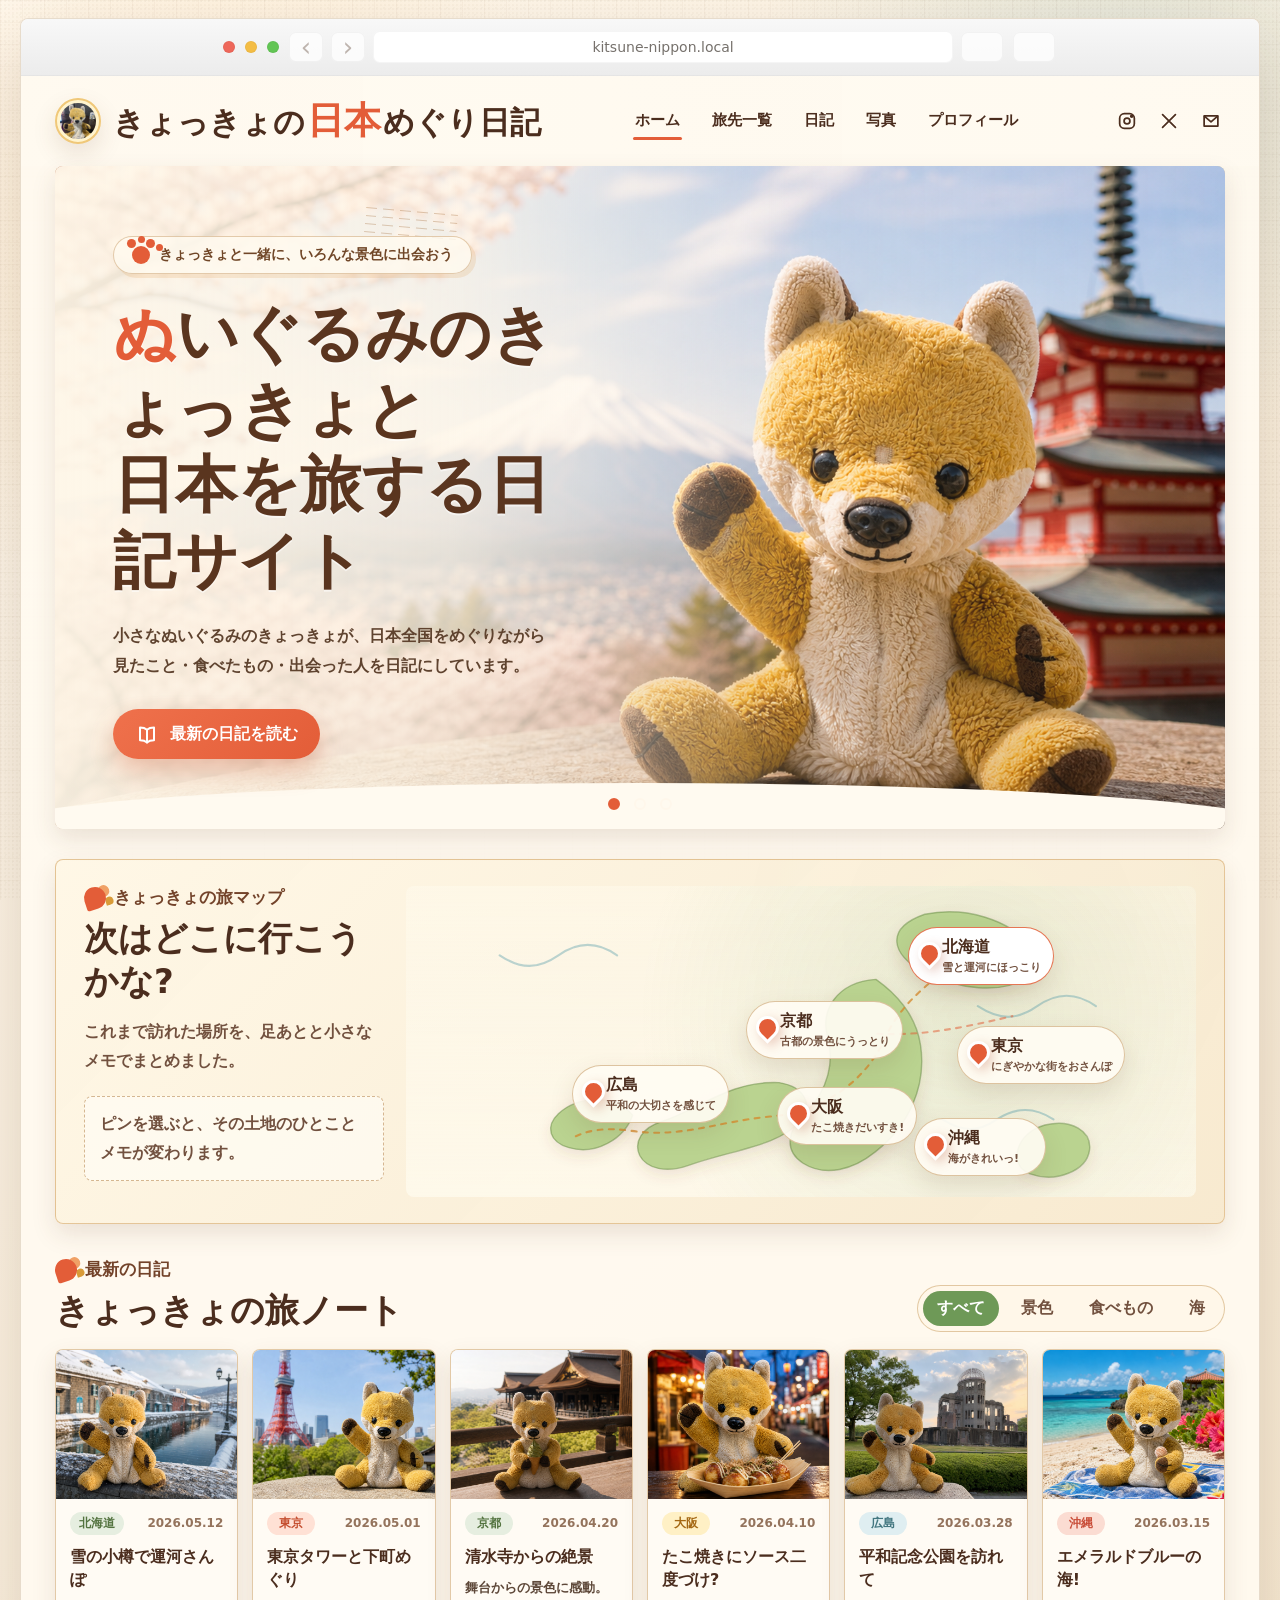
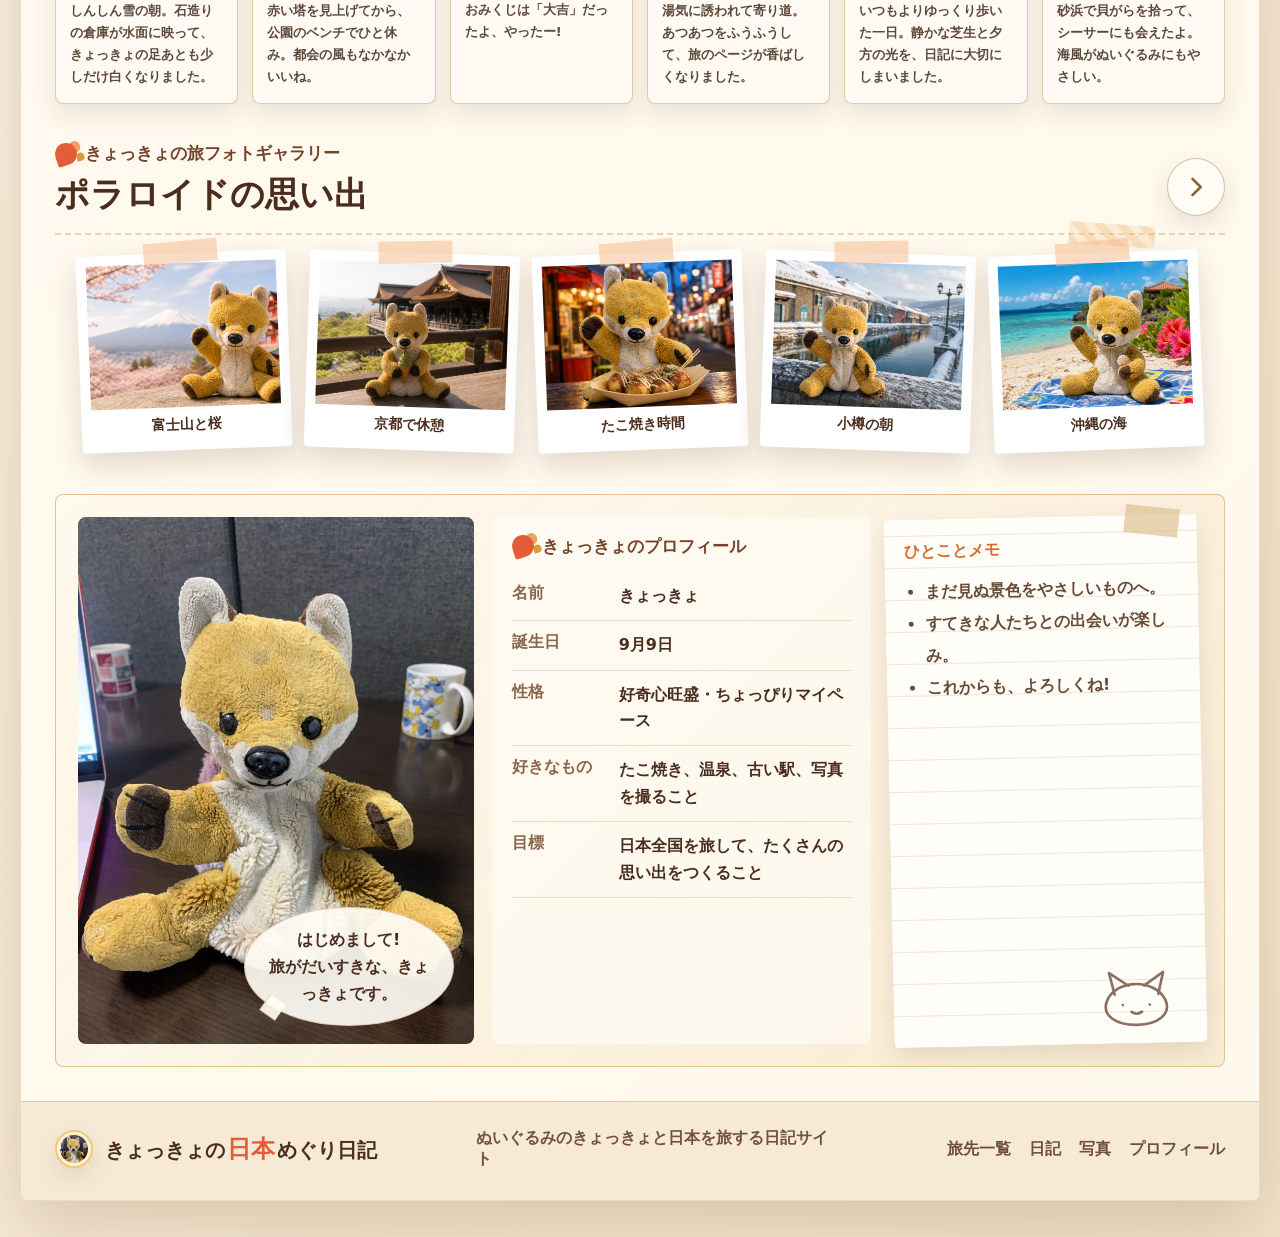
<file: site/index.html>
<!doctype html>
<html lang="ja">
  <head>
    <meta charset="utf-8" />
    <meta name="viewport" content="width=device-width, initial-scale=1" />
    <title>きょっきょの日本めぐり日記</title>
    <meta
      name="description"
      content="ぬいぐるみのきょっきょが、日本各地を旅しながら見つけた景色や食べものを綴る日記サイト。"
    />
    <link rel="stylesheet" href="styles.css" />
  </head>
  <body>
    <div class="grain" aria-hidden="true"></div>
    <main class="browser-frame" id="top">
      <div class="browser-bar" aria-hidden="true">
        <span class="window-dot red"></span>
        <span class="window-dot yellow"></span>
        <span class="window-dot green"></span>
        <div class="browser-arrow">‹</div>
        <div class="browser-arrow">›</div>
        <div class="address">kitsune-nippon.local</div>
        <div class="browser-control"></div>
        <div class="browser-control"></div>
      </div>

      <header class="site-header">
        <a class="brand" href="#top" aria-label="きょっきょの日本めぐり日記 ホーム">
          <span class="brand-mark">
            <img src="assets/images/fox-original.jpg" alt="" />
          </span>
          <span class="brand-text">きょっきょの<span>日本</span>めぐり日記</span>
        </a>

        <nav class="main-nav" aria-label="メインナビゲーション">
          <a href="#top" class="active">ホーム</a>
          <a href="#map">旅先一覧</a>
          <a href="#diary">日記</a>
          <a href="#gallery">写真</a>
          <a href="#profile">プロフィール</a>
        </nav>

        <div class="socials" aria-label="SNSリンク">
          <a href="#" aria-label="Instagram">
            <svg viewBox="0 0 24 24" aria-hidden="true">
              <rect x="4" y="4" width="16" height="16" rx="5"></rect>
              <circle cx="12" cy="12" r="3.2"></circle>
              <circle cx="17.1" cy="6.9" r="1"></circle>
            </svg>
          </a>
          <a href="#" aria-label="X">
            <svg viewBox="0 0 24 24" aria-hidden="true">
              <path d="M5 5l14 14M19 5L5 19"></path>
            </svg>
          </a>
          <a href="mailto:hello@example.com" aria-label="メール">
            <svg viewBox="0 0 24 24" aria-hidden="true">
              <path d="M4.5 6.5h15v11h-15z"></path>
              <path d="M5 7l7 6 7-6"></path>
            </svg>
          </a>
        </div>
      </header>

      <section class="hero" aria-label="メインビジュアル">
        <div class="hero-image-wrap">
          <img
            class="hero-image active"
            src="assets/images/hero-fuji.png"
            alt="富士山と桜を背景に手を振るぬいぐるみのきょっきょ"
            data-slide="0"
          />
          <img
            class="hero-image"
            src="assets/images/diary-hokkaido.png"
            alt="雪の小樽運河で手を振るぬいぐるみのきょっきょ"
            data-slide="1"
          />
          <img
            class="hero-image"
            src="assets/images/diary-okinawa.png"
            alt="沖縄の海辺で貝殻を持つぬいぐるみのきょっきょ"
            data-slide="2"
          />
        </div>
        <div class="hero-vignette" aria-hidden="true"></div>
        <div class="postmark" aria-hidden="true">
          <span></span><span></span><span></span><span></span>
        </div>
        <div class="hero-copy">
          <p class="eyebrow">
            <span class="paw-icon"></span>
            きょっきょと一緒に、いろんな景色に出会おう
          </p>
          <h1>ぬいぐるみのきょっきょと<br />日本を旅する日記サイト</h1>
          <p class="lead">
            小さなぬいぐるみのきょっきょが、日本全国をめぐりながら見たこと・食べたもの・出会った人を日記にしています。
          </p>
          <a class="primary-action" href="#diary">
            <svg viewBox="0 0 24 24" aria-hidden="true">
              <path d="M5 5.5c3.2 0 5.4.8 7 2.2 1.6-1.4 3.8-2.2 7-2.2v12.8c-3.2 0-5.4.7-7 2.1-1.6-1.4-3.8-2.1-7-2.1z"></path>
              <path d="M12 7.7v12.7"></path>
            </svg>
            最新の日記を読む
          </a>
        </div>
        <div class="travel-dots" aria-label="メイン写真の切り替え">
          <button class="active" type="button" data-target="0" aria-label="富士山の写真"></button>
          <button type="button" data-target="1" aria-label="北海道の写真"></button>
          <button type="button" data-target="2" aria-label="沖縄の写真"></button>
        </div>
      </section>

      <section class="map-section" id="map">
        <div class="section-intro">
          <p class="section-kicker">きょっきょの旅マップ</p>
          <h2>次はどこに行こうかな?</h2>
          <p>これまで訪れた場所を、足あとと小さなメモでまとめました。</p>
          <p class="map-note" id="mapNote">ピンを選ぶと、その土地のひとことメモが変わります。</p>
        </div>

        <div class="japan-map" aria-label="日本各地の旅行先">
          <svg class="map-art" viewBox="0 0 980 440" role="img" aria-label="日本をめぐる旅マップ">
            <defs>
              <filter id="paperShadow" x="-20%" y="-20%" width="140%" height="140%">
                <feDropShadow dx="0" dy="8" stdDeviation="10" flood-color="#7a4d2c" flood-opacity=".12" />
              </filter>
            </defs>
            <path class="sea-line line-a" d="M64 98c30 20 54 20 83 0 28-20 55-20 83 0" />
            <path class="sea-line line-b" d="M740 170c31 20 55 20 84 0 28-20 55-20 83 0" />
            <path class="sea-line line-c" d="M690 330c28 18 51 18 77 0 27-18 53-18 80 0" />
            <g class="islands" filter="url(#paperShadow)">
              <path d="M665 40c58-12 119 8 151 45 15 17 13 32-5 44-36 24-100 19-152-10-37-20-54-58 6-79z" />
              <path d="M596 132c31 22 57 53 63 93 9 60-18 115-64 151-31 25-70 36-102 16-27-17-23-46 3-71 33-33 42-74 31-111-9-31 11-74 69-78z" />
              <path d="M459 278c37 6 48 32 31 53-30 37-98 42-159 64-31 11-59 5-69-14-9-19 3-39 31-48 54-18 97-58 166-55z" />
              <path d="M252 324c-12 34-53 57-90 46-28-8-34-30-15-48 28-26 80-28 105 2z" />
              <path d="M835 338c38-9 66 9 63 35-4 30-48 47-84 34-32-11-21-58 21-69z" />
            </g>
            <path class="route" d="M751 87C687 119 633 162 610 213 582 276 522 319 446 326 372 333 321 357 249 346 214 341 185 345 164 358" />
            <path class="route route-two" d="M598 209C665 212 720 200 789 184" />
          </svg>

          <button class="map-pin hokkaido active" type="button" data-note="雪の小樽運河で、ほっぺまで冷たい朝。">北海道<span>雪と運河にほっこり</span></button>
          <button class="map-pin tokyo" type="button" data-note="東京タワーの下で、都会の風をくんくん。">東京<span>にぎやかな街をおさんぽ</span></button>
          <button class="map-pin kyoto" type="button" data-note="京都の木の香りと、抹茶ソフトでひと休み。">京都<span>古都の景色にうっとり</span></button>
          <button class="map-pin osaka" type="button" data-note="大阪では、たこ焼きの湯気にまっすぐ寄り道。">大阪<span>たこ焼きだいすき!</span></button>
          <button class="map-pin hiroshima" type="button" data-note="広島の公園で、静かな夕方を大切に歩いたよ。">広島<span>平和の大切さを感じて</span></button>
          <button class="map-pin okinawa" type="button" data-note="沖縄の海は、キラキラしすぎてしばらく無言。">沖縄<span>海がきれいっ!</span></button>
        </div>
      </section>

      <section class="diary-section" id="diary">
        <div class="section-heading">
          <div>
            <p class="section-kicker">最新の日記</p>
            <h2>きょっきょの旅ノート</h2>
          </div>
          <div class="filter-tabs" aria-label="日記の絞り込み">
            <button class="active" type="button" data-filter="all">すべて</button>
            <button type="button" data-filter="spring">景色</button>
            <button type="button" data-filter="food">食べもの</button>
            <button type="button" data-filter="sea">海</button>
          </div>
        </div>

        <div class="diary-grid">
          <a class="diary-card" href="diary/hokkaido.html" data-category="spring" aria-label="北海道の記事ページへ">
            <img src="assets/images/diary-hokkaido.png" alt="雪の小樽運河で手を振るぬいぐるみのきょっきょ" />
            <div class="card-body">
              <div class="meta"><span>北海道</span><time datetime="2026-05-12">2026.05.12</time></div>
              <h3>雪の小樽で運河さんぽ</h3>
              <p>しんしん雪の朝。石造りの倉庫が水面に映って、きょっきょの足あとも少しだけ白くなりました。</p>
            </div>
          </a>

          <a class="diary-card" href="diary/tokyo.html" data-category="spring" aria-label="東京の記事ページへ">
            <img src="assets/images/diary-tokyo.png" alt="東京タワーを背景に手を振るぬいぐるみのきょっきょ" />
            <div class="card-body">
              <div class="meta"><span>東京</span><time datetime="2026-05-01">2026.05.01</time></div>
              <h3>東京タワーと下町めぐり</h3>
              <p>赤い塔を見上げてから、公園のベンチでひと休み。都会の風もなかなかいいね。</p>
            </div>
          </a>

          <a class="diary-card" href="diary/kyoto.html" data-category="food spring" aria-label="京都の記事ページへ">
            <img src="assets/images/diary-kyoto.png" alt="京都の寺院で抹茶ソフトを持つぬいぐるみのきょっきょ" />
            <div class="card-body">
              <div class="meta"><span>京都</span><time datetime="2026-04-20">2026.04.20</time></div>
              <h3>清水寺からの絶景</h3>
              <p>舞台からの景色に感動。おみくじは「大吉」だったよ、やったー!</p>
            </div>
          </a>

          <a class="diary-card" href="diary/osaka.html" data-category="food" aria-label="大阪の記事ページへ">
            <img src="assets/images/diary-osaka.png" alt="大阪の街でたこ焼きを前にしたぬいぐるみのきょっきょ" />
            <div class="card-body">
              <div class="meta"><span>大阪</span><time datetime="2026-04-10">2026.04.10</time></div>
              <h3>たこ焼きにソース二度づけ?</h3>
              <p>湯気に誘われて寄り道。あつあつをふうふうして、旅のページが香ばしくなりました。</p>
            </div>
          </a>

          <a class="diary-card" href="diary/hiroshima.html" data-category="spring" aria-label="広島の記事ページへ">
            <img src="assets/images/diary-hiroshima.png" alt="広島平和記念公園で座るぬいぐるみのきょっきょ" />
            <div class="card-body">
              <div class="meta"><span>広島</span><time datetime="2026-03-28">2026.03.28</time></div>
              <h3>平和記念公園を訪れて</h3>
              <p>いつもよりゆっくり歩いた一日。静かな芝生と夕方の光を、日記に大切にしまいました。</p>
            </div>
          </a>

          <a class="diary-card" href="diary/okinawa.html" data-category="sea" aria-label="沖縄の記事ページへ">
            <img src="assets/images/diary-okinawa.png" alt="沖縄の海辺で貝殻を持つぬいぐるみのきょっきょ" />
            <div class="card-body">
              <div class="meta"><span>沖縄</span><time datetime="2026-03-15">2026.03.15</time></div>
              <h3>エメラルドブルーの海!</h3>
              <p>砂浜で貝がらを拾って、シーサーにも会えたよ。海風がぬいぐるみにもやさしい。</p>
            </div>
          </a>
        </div>
      </section>

      <section class="gallery-section" id="gallery">
        <div class="section-heading">
          <div>
            <p class="section-kicker">きょっきょの旅フォトギャラリー</p>
            <h2>ポラロイドの思い出</h2>
          </div>
          <button class="round-next" type="button" aria-label="次の写真を見る">
            <svg viewBox="0 0 24 24" aria-hidden="true">
              <path d="M9 5l7 7-7 7"></path>
            </svg>
          </button>
        </div>

        <div class="photo-rail">
          <button class="polaroid tilt-left" type="button" data-full="assets/images/hero-fuji.png" data-caption="富士山と桜、春のはじまり">
            <img src="assets/images/hero-fuji.png" alt="富士山と桜を背景にしたぬいぐるみのきょっきょ" />
            <span>富士山と桜</span>
          </button>
          <button class="polaroid tilt-right" type="button" data-full="assets/images/diary-kyoto.png" data-caption="京都で抹茶ソフト休憩">
            <img src="assets/images/diary-kyoto.png" alt="京都で抹茶ソフトを持つぬいぐるみのきょっきょ" />
            <span>京都で休憩</span>
          </button>
          <button class="polaroid tilt-left" type="button" data-full="assets/images/diary-osaka.png" data-caption="大阪のたこ焼き、香りまで思い出">
            <img src="assets/images/diary-osaka.png" alt="大阪のたこ焼きとぬいぐるみのきょっきょ" />
            <span>たこ焼き時間</span>
          </button>
          <button class="polaroid tilt-right" type="button" data-full="assets/images/diary-hokkaido.png" data-caption="雪の小樽運河で朝さんぽ">
            <img src="assets/images/diary-hokkaido.png" alt="雪の小樽運河のぬいぐるみのきょっきょ" />
            <span>小樽の朝</span>
          </button>
          <button class="polaroid tilt-left" type="button" data-full="assets/images/diary-okinawa.png" data-caption="沖縄の青い海と貝殻">
            <img src="assets/images/diary-okinawa.png" alt="沖縄の海辺のぬいぐるみのきょっきょ" />
            <span>沖縄の海</span>
          </button>
        </div>
      </section>

      <section class="profile-section" id="profile">
        <div class="profile-photo">
          <img src="assets/images/fox-original.jpg" alt="参考写真のぬいぐるみのきょっきょ" />
          <div class="speech">はじめまして!<br />旅がだいすきな、きょっきょです。</div>
        </div>

        <div class="profile-card">
          <p class="section-kicker">きょっきょのプロフィール</p>
          <dl>
            <div>
              <dt>名前</dt>
              <dd>きょっきょ</dd>
            </div>
            <div>
              <dt>誕生日</dt>
              <dd>9月9日</dd>
            </div>
            <div>
              <dt>性格</dt>
              <dd>好奇心旺盛・ちょっぴりマイペース</dd>
            </div>
            <div>
              <dt>好きなもの</dt>
              <dd>たこ焼き、温泉、古い駅、写真を撮ること</dd>
            </div>
            <div>
              <dt>目標</dt>
              <dd>日本全国を旅して、たくさんの思い出をつくること</dd>
            </div>
          </dl>
        </div>

        <aside class="memo">
          <p>ひとことメモ</p>
          <ul>
            <li>まだ見ぬ景色をやさしいものへ。</li>
            <li>すてきな人たちとの出会いが楽しみ。</li>
            <li>これからも、よろしくね!</li>
          </ul>
          <svg viewBox="0 0 110 80" aria-hidden="true">
            <path d="M21 45c10-25 55-25 67 0 7 17-10 28-33 28S14 62 21 45z"></path>
            <path d="M30 38L24 13l22 15M80 38l6-25-22 15M39 50h.1M70 50h.1M49 58c4 3 8 3 12 0"></path>
          </svg>
        </aside>
      </section>

      <footer class="site-footer">
        <a class="brand footer-brand" href="#top">
          <span class="brand-mark">
            <img src="assets/images/fox-original.jpg" alt="" />
          </span>
          <span class="brand-text">きょっきょの<span>日本</span>めぐり日記</span>
        </a>
        <p>ぬいぐるみのきょっきょと日本を旅する日記サイト</p>
        <div class="footer-links">
          <a href="#map">旅先一覧</a>
          <a href="#diary">日記</a>
          <a href="#gallery">写真</a>
          <a href="#profile">プロフィール</a>
        </div>
      </footer>
    </main>

    <dialog class="lightbox" aria-label="写真プレビュー">
      <button class="lightbox-close" type="button" aria-label="閉じる">×</button>
      <img src="assets/images/hero-fuji.png" alt="" />
      <p></p>
    </dialog>

    <script src="script.js"></script>
  </body>
</html>
</file>
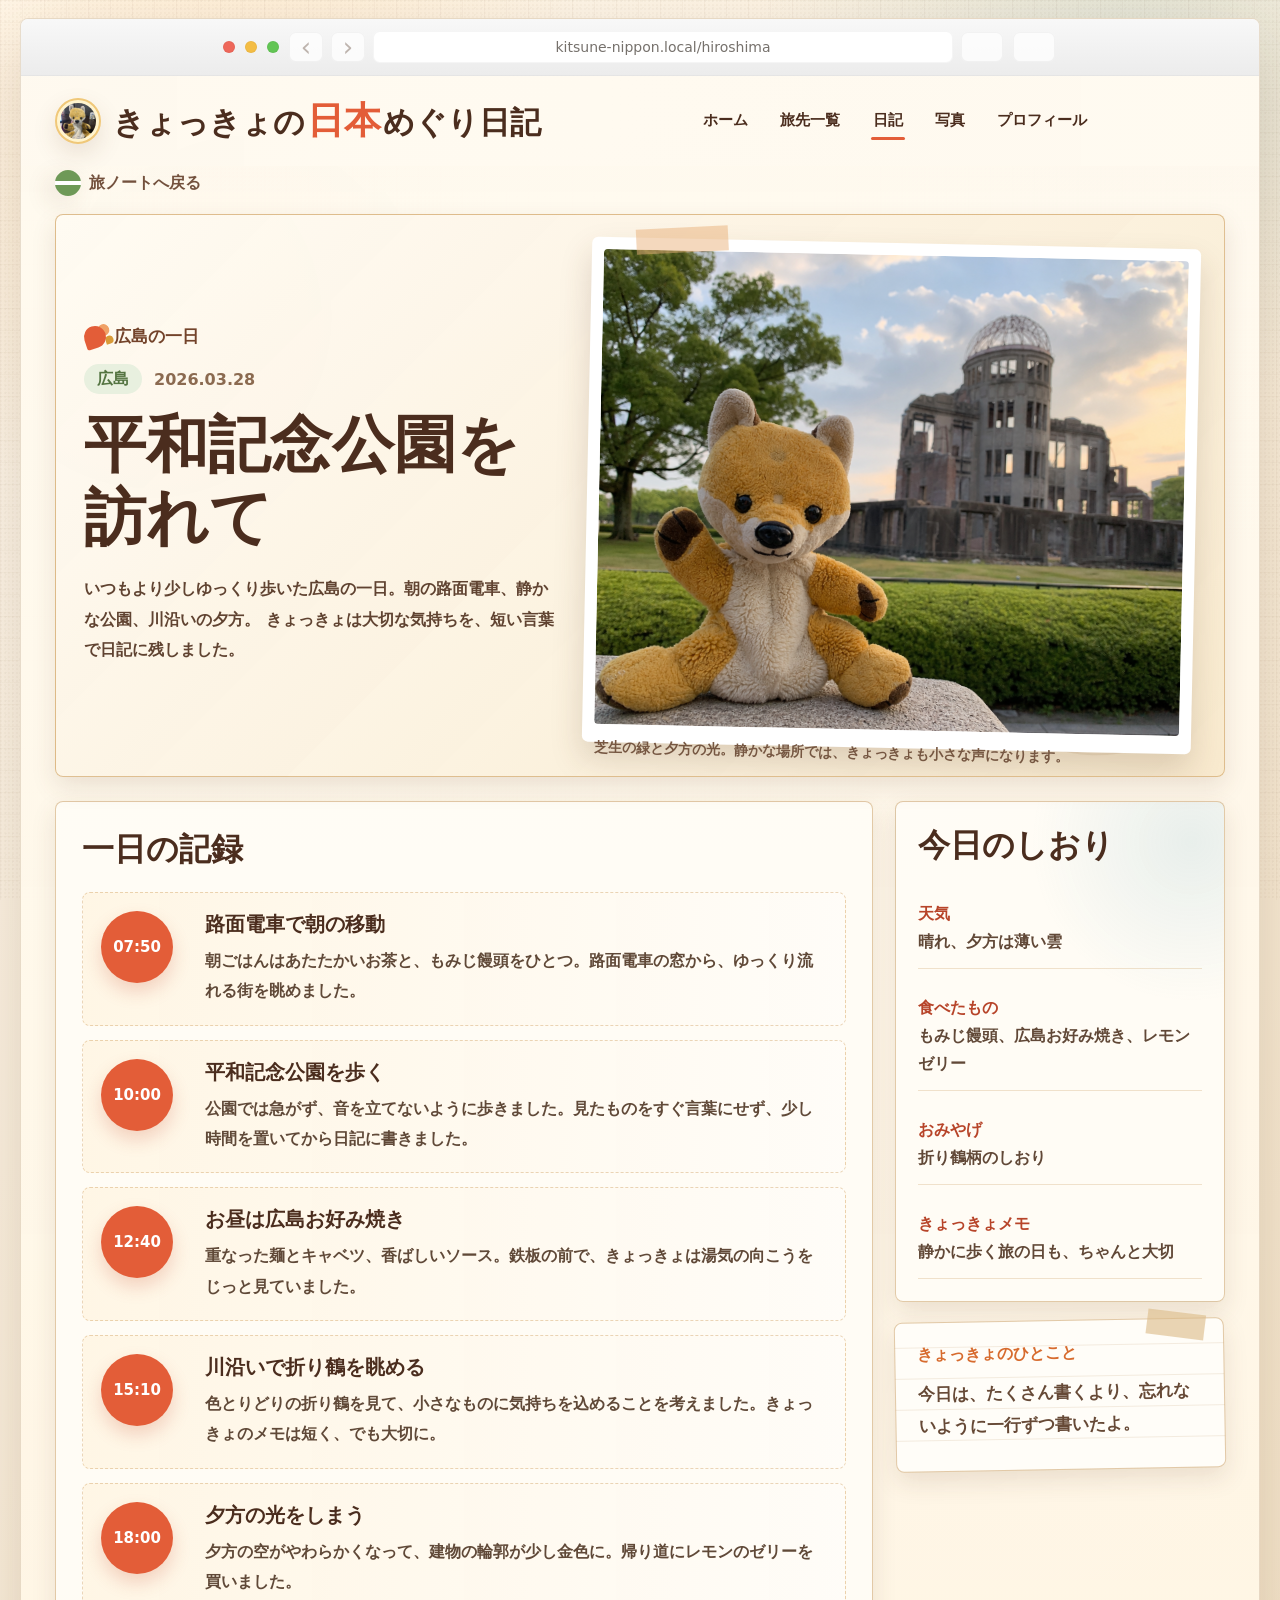
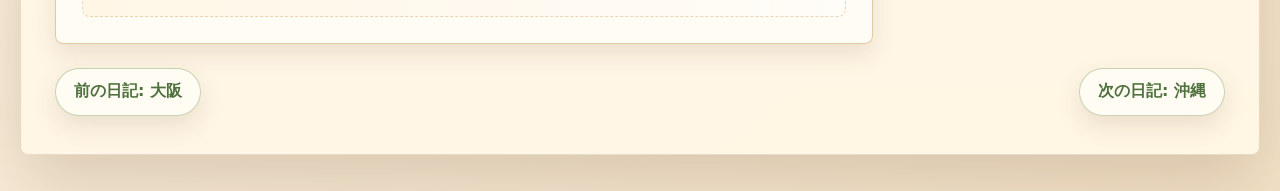
<file: site/diary/hiroshima.html>
<!doctype html>
<html lang="ja">
  <head>
    <meta charset="utf-8" />
    <meta name="viewport" content="width=device-width, initial-scale=1" />
    <title>広島｜平和記念公園を訪れて - きょっきょの日本めぐり日記</title>
    <meta name="description" content="ぬいぐるみのきょっきょが広島平和記念公園を訪れた一日の旅日記。" />
    <link rel="stylesheet" href="../styles.css" />
  </head>
  <body>
    <div class="grain" aria-hidden="true"></div>
    <main class="browser-frame article-frame">
      <div class="browser-bar" aria-hidden="true">
        <span class="window-dot red"></span>
        <span class="window-dot yellow"></span>
        <span class="window-dot green"></span>
        <div class="browser-arrow">‹</div>
        <div class="browser-arrow">›</div>
        <div class="address">kitsune-nippon.local/hiroshima</div>
        <div class="browser-control"></div>
        <div class="browser-control"></div>
      </div>

      <header class="site-header">
        <a class="brand" href="../index.html#top" aria-label="きょっきょの日本めぐり日記 ホーム">
          <span class="brand-mark"><img src="../assets/images/fox-original.jpg" alt="" /></span>
          <span class="brand-text">きょっきょの<span>日本</span>めぐり日記</span>
        </a>
        <nav class="main-nav" aria-label="メインナビゲーション">
          <a href="../index.html#top">ホーム</a>
          <a href="../index.html#map">旅先一覧</a>
          <a href="../index.html#diary" class="active">日記</a>
          <a href="../index.html#gallery">写真</a>
          <a href="../index.html#profile">プロフィール</a>
        </nav>
      </header>

      <article class="article-detail">
        <a class="back-link" href="../index.html#diary">旅ノートへ戻る</a>

        <section class="article-hero-card">
          <div class="article-copy">
            <p class="section-kicker">広島の一日</p>
            <div class="article-meta-line"><span>広島</span><time datetime="2026-03-28">2026.03.28</time></div>
            <h1>平和記念公園を訪れて</h1>
            <p>
              いつもより少しゆっくり歩いた広島の一日。朝の路面電車、静かな公園、川沿いの夕方。
              きょっきょは大切な気持ちを、短い言葉で日記に残しました。
            </p>
          </div>
          <figure class="article-photo">
            <img src="../assets/images/diary-hiroshima.png" alt="広島平和記念公園で座るぬいぐるみのきょっきょ" />
            <figcaption>芝生の緑と夕方の光。静かな場所では、きょっきょも小さな声になります。</figcaption>
          </figure>
        </section>

        <div class="article-layout">
          <section class="day-log">
            <h2>一日の記録</h2>
            <div class="timeline">
              <section class="timeline-item">
                <time>07:50</time>
                <div>
                  <h3>路面電車で朝の移動</h3>
                  <p>朝ごはんはあたたかいお茶と、もみじ饅頭をひとつ。路面電車の窓から、ゆっくり流れる街を眺めました。</p>
                </div>
              </section>
              <section class="timeline-item">
                <time>10:00</time>
                <div>
                  <h3>平和記念公園を歩く</h3>
                  <p>公園では急がず、音を立てないように歩きました。見たものをすぐ言葉にせず、少し時間を置いてから日記に書きました。</p>
                </div>
              </section>
              <section class="timeline-item">
                <time>12:40</time>
                <div>
                  <h3>お昼は広島お好み焼き</h3>
                  <p>重なった麺とキャベツ、香ばしいソース。鉄板の前で、きょっきょは湯気の向こうをじっと見ていました。</p>
                </div>
              </section>
              <section class="timeline-item">
                <time>15:10</time>
                <div>
                  <h3>川沿いで折り鶴を眺める</h3>
                  <p>色とりどりの折り鶴を見て、小さなものに気持ちを込めることを考えました。きょっきょのメモは短く、でも大切に。</p>
                </div>
              </section>
              <section class="timeline-item">
                <time>18:00</time>
                <div>
                  <h3>夕方の光をしまう</h3>
                  <p>夕方の空がやわらかくなって、建物の輪郭が少し金色に。帰り道にレモンのゼリーを買いました。</p>
                </div>
              </section>
            </div>
          </section>

          <aside class="trip-sidebar">
            <section class="stamp-card">
              <h2>今日のしおり</h2>
              <ul>
                <li><b>天気</b> 晴れ、夕方は薄い雲</li>
                <li><b>食べたもの</b> もみじ饅頭、広島お好み焼き、レモンゼリー</li>
                <li><b>おみやげ</b> 折り鶴柄のしおり</li>
                <li><b>きょっきょメモ</b> 静かに歩く旅の日も、ちゃんと大切</li>
              </ul>
            </section>
            <section class="postcard-box">
              <p>きょっきょのひとこと</p>
              <blockquote>今日は、たくさん書くより、忘れないように一行ずつ書いたよ。</blockquote>
            </section>
          </aside>
        </div>

        <nav class="article-nav-links" aria-label="記事ナビゲーション">
          <a href="osaka.html">前の日記: 大阪</a>
          <a href="okinawa.html">次の日記: 沖縄</a>
        </nav>
      </article>
    </main>
  </body>
</html>
</file>
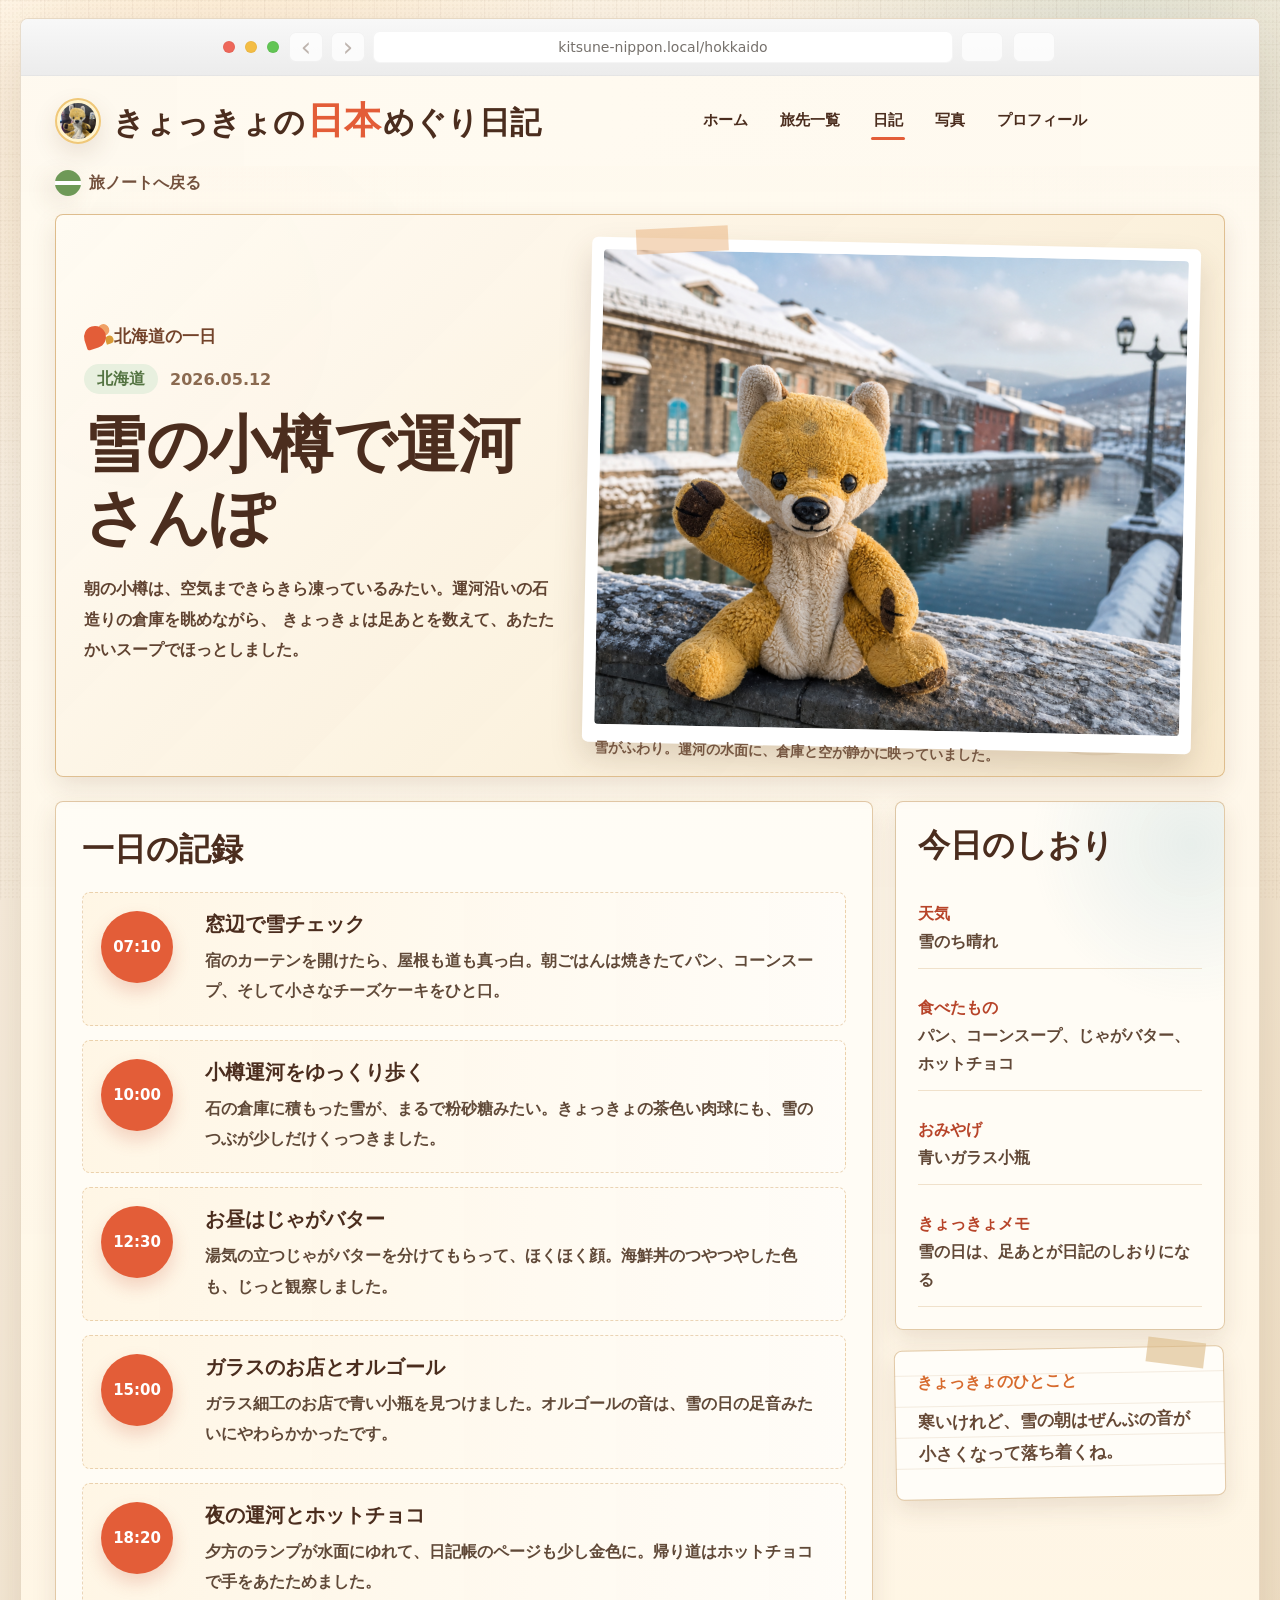
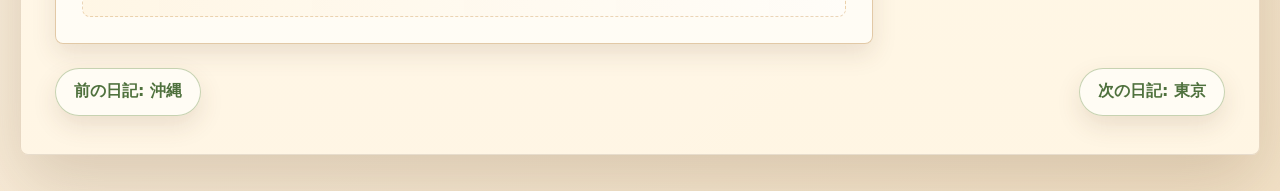
<file: site/diary/hokkaido.html>
<!doctype html>
<html lang="ja">
  <head>
    <meta charset="utf-8" />
    <meta name="viewport" content="width=device-width, initial-scale=1" />
    <title>北海道｜雪の小樽で運河さんぽ - きょっきょの日本めぐり日記</title>
    <meta name="description" content="ぬいぐるみのきょっきょが雪の小樽を歩いた一日の旅日記。" />
    <link rel="stylesheet" href="../styles.css" />
  </head>
  <body>
    <div class="grain" aria-hidden="true"></div>
    <main class="browser-frame article-frame">
      <div class="browser-bar" aria-hidden="true">
        <span class="window-dot red"></span>
        <span class="window-dot yellow"></span>
        <span class="window-dot green"></span>
        <div class="browser-arrow">‹</div>
        <div class="browser-arrow">›</div>
        <div class="address">kitsune-nippon.local/hokkaido</div>
        <div class="browser-control"></div>
        <div class="browser-control"></div>
      </div>

      <header class="site-header">
        <a class="brand" href="../index.html#top" aria-label="きょっきょの日本めぐり日記 ホーム">
          <span class="brand-mark"><img src="../assets/images/fox-original.jpg" alt="" /></span>
          <span class="brand-text">きょっきょの<span>日本</span>めぐり日記</span>
        </a>
        <nav class="main-nav" aria-label="メインナビゲーション">
          <a href="../index.html#top">ホーム</a>
          <a href="../index.html#map">旅先一覧</a>
          <a href="../index.html#diary" class="active">日記</a>
          <a href="../index.html#gallery">写真</a>
          <a href="../index.html#profile">プロフィール</a>
        </nav>
      </header>

      <article class="article-detail">
        <a class="back-link" href="../index.html#diary">旅ノートへ戻る</a>

        <section class="article-hero-card">
          <div class="article-copy">
            <p class="section-kicker">北海道の一日</p>
            <div class="article-meta-line"><span>北海道</span><time datetime="2026-05-12">2026.05.12</time></div>
            <h1>雪の小樽で運河さんぽ</h1>
            <p>
              朝の小樽は、空気まできらきら凍っているみたい。運河沿いの石造りの倉庫を眺めながら、
              きょっきょは足あとを数えて、あたたかいスープでほっとしました。
            </p>
          </div>
          <figure class="article-photo">
            <img src="../assets/images/diary-hokkaido.png" alt="雪の小樽運河で手を振るぬいぐるみのきょっきょ" />
            <figcaption>雪がふわり。運河の水面に、倉庫と空が静かに映っていました。</figcaption>
          </figure>
        </section>

        <div class="article-layout">
          <section class="day-log">
            <h2>一日の記録</h2>
            <div class="timeline">
              <section class="timeline-item">
                <time>07:10</time>
                <div>
                  <h3>窓辺で雪チェック</h3>
                  <p>宿のカーテンを開けたら、屋根も道も真っ白。朝ごはんは焼きたてパン、コーンスープ、そして小さなチーズケーキをひと口。</p>
                </div>
              </section>
              <section class="timeline-item">
                <time>10:00</time>
                <div>
                  <h3>小樽運河をゆっくり歩く</h3>
                  <p>石の倉庫に積もった雪が、まるで粉砂糖みたい。きょっきょの茶色い肉球にも、雪のつぶが少しだけくっつきました。</p>
                </div>
              </section>
              <section class="timeline-item">
                <time>12:30</time>
                <div>
                  <h3>お昼はじゃがバター</h3>
                  <p>湯気の立つじゃがバターを分けてもらって、ほくほく顔。海鮮丼のつやつやした色も、じっと観察しました。</p>
                </div>
              </section>
              <section class="timeline-item">
                <time>15:00</time>
                <div>
                  <h3>ガラスのお店とオルゴール</h3>
                  <p>ガラス細工のお店で青い小瓶を見つけました。オルゴールの音は、雪の日の足音みたいにやわらかかったです。</p>
                </div>
              </section>
              <section class="timeline-item">
                <time>18:20</time>
                <div>
                  <h3>夜の運河とホットチョコ</h3>
                  <p>夕方のランプが水面にゆれて、日記帳のページも少し金色に。帰り道はホットチョコで手をあたためました。</p>
                </div>
              </section>
            </div>
          </section>

          <aside class="trip-sidebar">
            <section class="stamp-card">
              <h2>今日のしおり</h2>
              <ul>
                <li><b>天気</b> 雪のち晴れ</li>
                <li><b>食べたもの</b> パン、コーンスープ、じゃがバター、ホットチョコ</li>
                <li><b>おみやげ</b> 青いガラス小瓶</li>
                <li><b>きょっきょメモ</b> 雪の日は、足あとが日記のしおりになる</li>
              </ul>
            </section>
            <section class="postcard-box">
              <p>きょっきょのひとこと</p>
              <blockquote>寒いけれど、雪の朝はぜんぶの音が小さくなって落ち着くね。</blockquote>
            </section>
          </aside>
        </div>

        <nav class="article-nav-links" aria-label="記事ナビゲーション">
          <a href="okinawa.html">前の日記: 沖縄</a>
          <a href="tokyo.html">次の日記: 東京</a>
        </nav>
      </article>
    </main>
  </body>
</html>
</file>
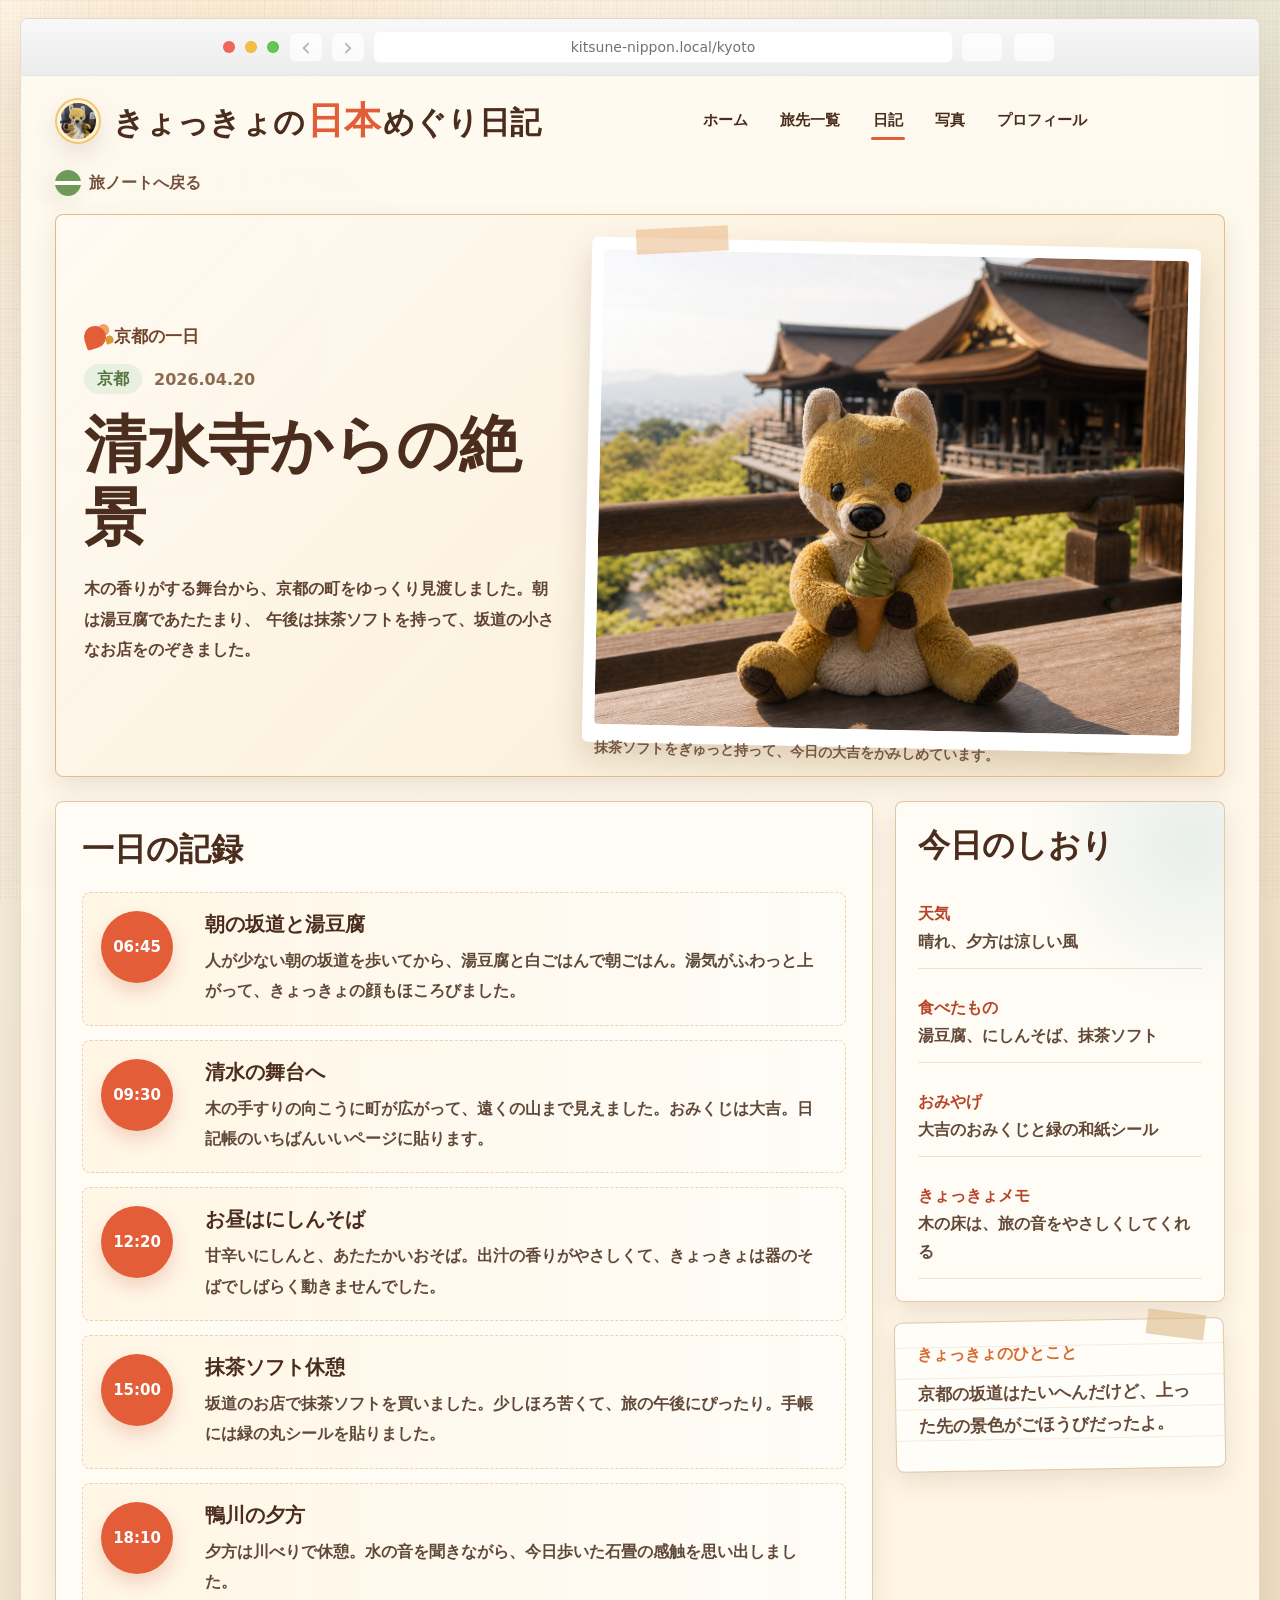
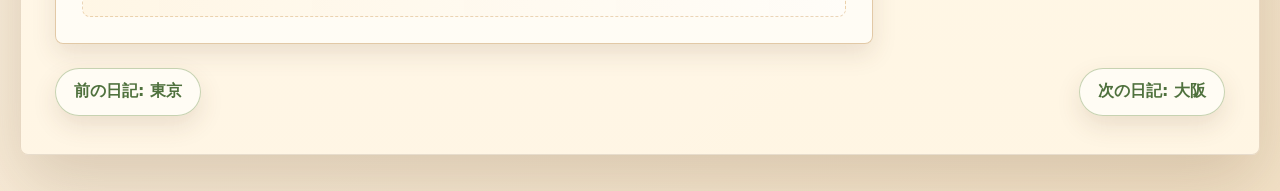
<file: site/diary/kyoto.html>
<!doctype html>
<html lang="ja">
  <head>
    <meta charset="utf-8" />
    <meta name="viewport" content="width=device-width, initial-scale=1" />
    <title>京都｜清水寺からの絶景 - きょっきょの日本めぐり日記</title>
    <meta name="description" content="ぬいぐるみのきょっきょが京都の寺院と坂道をめぐった一日の旅日記。" />
    <link rel="stylesheet" href="../styles.css" />
  </head>
  <body>
    <div class="grain" aria-hidden="true"></div>
    <main class="browser-frame article-frame">
      <div class="browser-bar" aria-hidden="true">
        <span class="window-dot red"></span>
        <span class="window-dot yellow"></span>
        <span class="window-dot green"></span>
        <div class="browser-arrow">‹</div>
        <div class="browser-arrow">›</div>
        <div class="address">kitsune-nippon.local/kyoto</div>
        <div class="browser-control"></div>
        <div class="browser-control"></div>
      </div>

      <header class="site-header">
        <a class="brand" href="../index.html#top" aria-label="きょっきょの日本めぐり日記 ホーム">
          <span class="brand-mark"><img src="../assets/images/fox-original.jpg" alt="" /></span>
          <span class="brand-text">きょっきょの<span>日本</span>めぐり日記</span>
        </a>
        <nav class="main-nav" aria-label="メインナビゲーション">
          <a href="../index.html#top">ホーム</a>
          <a href="../index.html#map">旅先一覧</a>
          <a href="../index.html#diary" class="active">日記</a>
          <a href="../index.html#gallery">写真</a>
          <a href="../index.html#profile">プロフィール</a>
        </nav>
      </header>

      <article class="article-detail">
        <a class="back-link" href="../index.html#diary">旅ノートへ戻る</a>

        <section class="article-hero-card">
          <div class="article-copy">
            <p class="section-kicker">京都の一日</p>
            <div class="article-meta-line"><span>京都</span><time datetime="2026-04-20">2026.04.20</time></div>
            <h1>清水寺からの絶景</h1>
            <p>
              木の香りがする舞台から、京都の町をゆっくり見渡しました。朝は湯豆腐であたたまり、
              午後は抹茶ソフトを持って、坂道の小さなお店をのぞきました。
            </p>
          </div>
          <figure class="article-photo">
            <img src="../assets/images/diary-kyoto.png" alt="京都の寺院で抹茶ソフトを持つぬいぐるみのきょっきょ" />
            <figcaption>抹茶ソフトをぎゅっと持って、今日の大吉をかみしめています。</figcaption>
          </figure>
        </section>

        <div class="article-layout">
          <section class="day-log">
            <h2>一日の記録</h2>
            <div class="timeline">
              <section class="timeline-item">
                <time>06:45</time>
                <div>
                  <h3>朝の坂道と湯豆腐</h3>
                  <p>人が少ない朝の坂道を歩いてから、湯豆腐と白ごはんで朝ごはん。湯気がふわっと上がって、きょっきょの顔もほころびました。</p>
                </div>
              </section>
              <section class="timeline-item">
                <time>09:30</time>
                <div>
                  <h3>清水の舞台へ</h3>
                  <p>木の手すりの向こうに町が広がって、遠くの山まで見えました。おみくじは大吉。日記帳のいちばんいいページに貼ります。</p>
                </div>
              </section>
              <section class="timeline-item">
                <time>12:20</time>
                <div>
                  <h3>お昼はにしんそば</h3>
                  <p>甘辛いにしんと、あたたかいおそば。出汁の香りがやさしくて、きょっきょは器のそばでしばらく動きませんでした。</p>
                </div>
              </section>
              <section class="timeline-item">
                <time>15:00</time>
                <div>
                  <h3>抹茶ソフト休憩</h3>
                  <p>坂道のお店で抹茶ソフトを買いました。少しほろ苦くて、旅の午後にぴったり。手帳には緑の丸シールを貼りました。</p>
                </div>
              </section>
              <section class="timeline-item">
                <time>18:10</time>
                <div>
                  <h3>鴨川の夕方</h3>
                  <p>夕方は川べりで休憩。水の音を聞きながら、今日歩いた石畳の感触を思い出しました。</p>
                </div>
              </section>
            </div>
          </section>

          <aside class="trip-sidebar">
            <section class="stamp-card">
              <h2>今日のしおり</h2>
              <ul>
                <li><b>天気</b> 晴れ、夕方は涼しい風</li>
                <li><b>食べたもの</b> 湯豆腐、にしんそば、抹茶ソフト</li>
                <li><b>おみやげ</b> 大吉のおみくじと緑の和紙シール</li>
                <li><b>きょっきょメモ</b> 木の床は、旅の音をやさしくしてくれる</li>
              </ul>
            </section>
            <section class="postcard-box">
              <p>きょっきょのひとこと</p>
              <blockquote>京都の坂道はたいへんだけど、上った先の景色がごほうびだったよ。</blockquote>
            </section>
          </aside>
        </div>

        <nav class="article-nav-links" aria-label="記事ナビゲーション">
          <a href="tokyo.html">前の日記: 東京</a>
          <a href="osaka.html">次の日記: 大阪</a>
        </nav>
      </article>
    </main>
  </body>
</html>
</file>
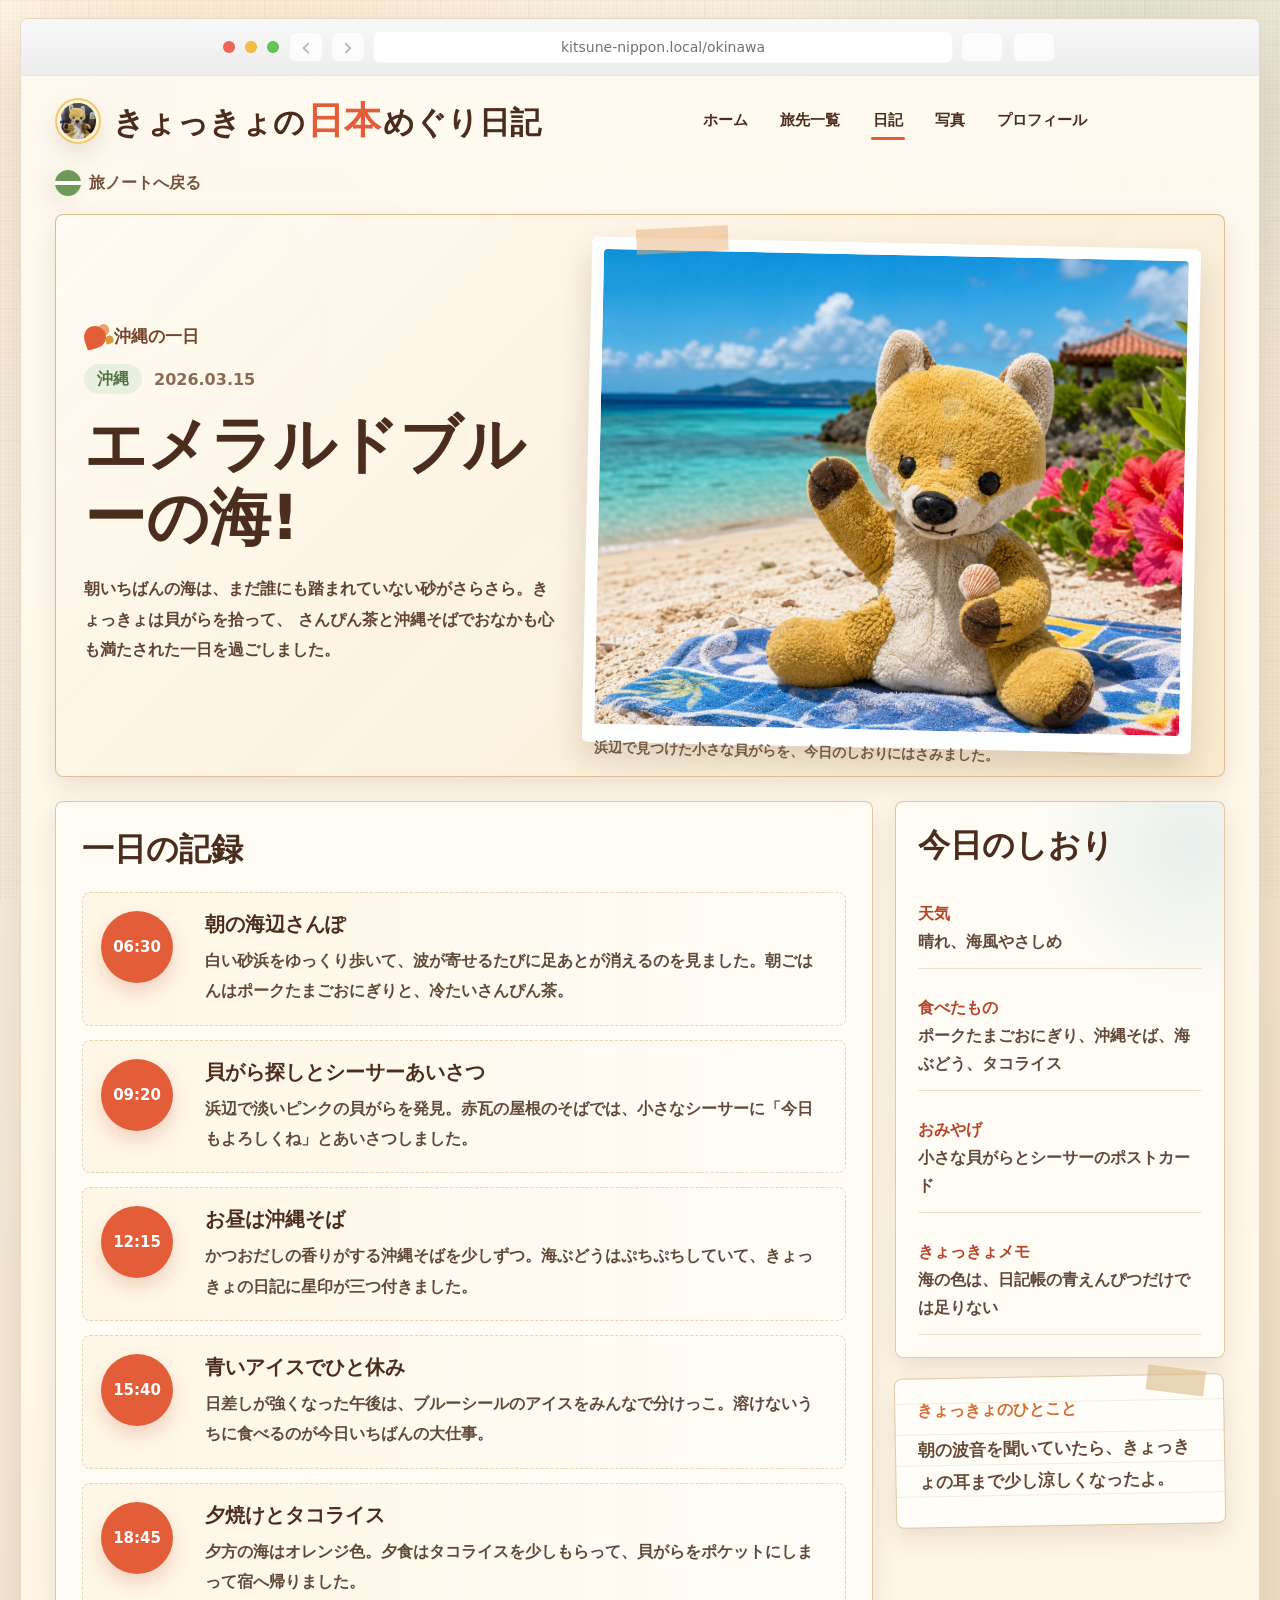
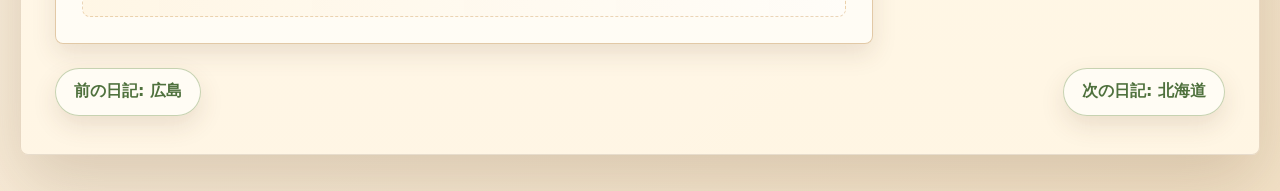
<file: site/diary/okinawa.html>
<!doctype html>
<html lang="ja">
  <head>
    <meta charset="utf-8" />
    <meta name="viewport" content="width=device-width, initial-scale=1" />
    <title>沖縄｜エメラルドブルーの海! - きょっきょの日本めぐり日記</title>
    <meta name="description" content="ぬいぐるみのきょっきょが沖縄で過ごした一日の旅日記。朝ごはん、海辺さんぽ、昼食、夕方の記録まで。" />
    <link rel="stylesheet" href="../styles.css" />
  </head>
  <body>
    <div class="grain" aria-hidden="true"></div>
    <main class="browser-frame article-frame">
      <div class="browser-bar" aria-hidden="true">
        <span class="window-dot red"></span>
        <span class="window-dot yellow"></span>
        <span class="window-dot green"></span>
        <div class="browser-arrow">‹</div>
        <div class="browser-arrow">›</div>
        <div class="address">kitsune-nippon.local/okinawa</div>
        <div class="browser-control"></div>
        <div class="browser-control"></div>
      </div>

      <header class="site-header">
        <a class="brand" href="../index.html#top" aria-label="きょっきょの日本めぐり日記 ホーム">
          <span class="brand-mark"><img src="../assets/images/fox-original.jpg" alt="" /></span>
          <span class="brand-text">きょっきょの<span>日本</span>めぐり日記</span>
        </a>
        <nav class="main-nav" aria-label="メインナビゲーション">
          <a href="../index.html#top">ホーム</a>
          <a href="../index.html#map">旅先一覧</a>
          <a href="../index.html#diary" class="active">日記</a>
          <a href="../index.html#gallery">写真</a>
          <a href="../index.html#profile">プロフィール</a>
        </nav>
      </header>

      <article class="article-detail">
        <a class="back-link" href="../index.html#diary">旅ノートへ戻る</a>

        <section class="article-hero-card">
          <div class="article-copy">
            <p class="section-kicker">沖縄の一日</p>
            <div class="article-meta-line"><span>沖縄</span><time datetime="2026-03-15">2026.03.15</time></div>
            <h1>エメラルドブルーの海!</h1>
            <p>
              朝いちばんの海は、まだ誰にも踏まれていない砂がさらさら。きょっきょは貝がらを拾って、
              さんぴん茶と沖縄そばでおなかも心も満たされた一日を過ごしました。
            </p>
          </div>
          <figure class="article-photo">
            <img src="../assets/images/diary-okinawa.png" alt="沖縄の海辺で貝殻を持つぬいぐるみのきょっきょ" />
            <figcaption>浜辺で見つけた小さな貝がらを、今日のしおりにはさみました。</figcaption>
          </figure>
        </section>

        <div class="article-layout">
          <section class="day-log">
            <h2>一日の記録</h2>
            <div class="timeline">
              <section class="timeline-item">
                <time>06:30</time>
                <div>
                  <h3>朝の海辺さんぽ</h3>
                  <p>白い砂浜をゆっくり歩いて、波が寄せるたびに足あとが消えるのを見ました。朝ごはんはポークたまごおにぎりと、冷たいさんぴん茶。</p>
                </div>
              </section>
              <section class="timeline-item">
                <time>09:20</time>
                <div>
                  <h3>貝がら探しとシーサーあいさつ</h3>
                  <p>浜辺で淡いピンクの貝がらを発見。赤瓦の屋根のそばでは、小さなシーサーに「今日もよろしくね」とあいさつしました。</p>
                </div>
              </section>
              <section class="timeline-item">
                <time>12:15</time>
                <div>
                  <h3>お昼は沖縄そば</h3>
                  <p>かつおだしの香りがする沖縄そばを少しずつ。海ぶどうはぷちぷちしていて、きょっきょの日記に星印が三つ付きました。</p>
                </div>
              </section>
              <section class="timeline-item">
                <time>15:40</time>
                <div>
                  <h3>青いアイスでひと休み</h3>
                  <p>日差しが強くなった午後は、ブルーシールのアイスをみんなで分けっこ。溶けないうちに食べるのが今日いちばんの大仕事。</p>
                </div>
              </section>
              <section class="timeline-item">
                <time>18:45</time>
                <div>
                  <h3>夕焼けとタコライス</h3>
                  <p>夕方の海はオレンジ色。夕食はタコライスを少しもらって、貝がらをポケットにしまって宿へ帰りました。</p>
                </div>
              </section>
            </div>
          </section>

          <aside class="trip-sidebar">
            <section class="stamp-card">
              <h2>今日のしおり</h2>
              <ul>
                <li><b>天気</b> 晴れ、海風やさしめ</li>
                <li><b>食べたもの</b> ポークたまごおにぎり、沖縄そば、海ぶどう、タコライス</li>
                <li><b>おみやげ</b> 小さな貝がらとシーサーのポストカード</li>
                <li><b>きょっきょメモ</b> 海の色は、日記帳の青えんぴつだけでは足りない</li>
              </ul>
            </section>
            <section class="postcard-box">
              <p>きょっきょのひとこと</p>
              <blockquote>朝の波音を聞いていたら、きょっきょの耳まで少し涼しくなったよ。</blockquote>
            </section>
          </aside>
        </div>

        <nav class="article-nav-links" aria-label="記事ナビゲーション">
          <a href="hiroshima.html">前の日記: 広島</a>
          <a href="hokkaido.html">次の日記: 北海道</a>
        </nav>
      </article>
    </main>
  </body>
</html>
</file>
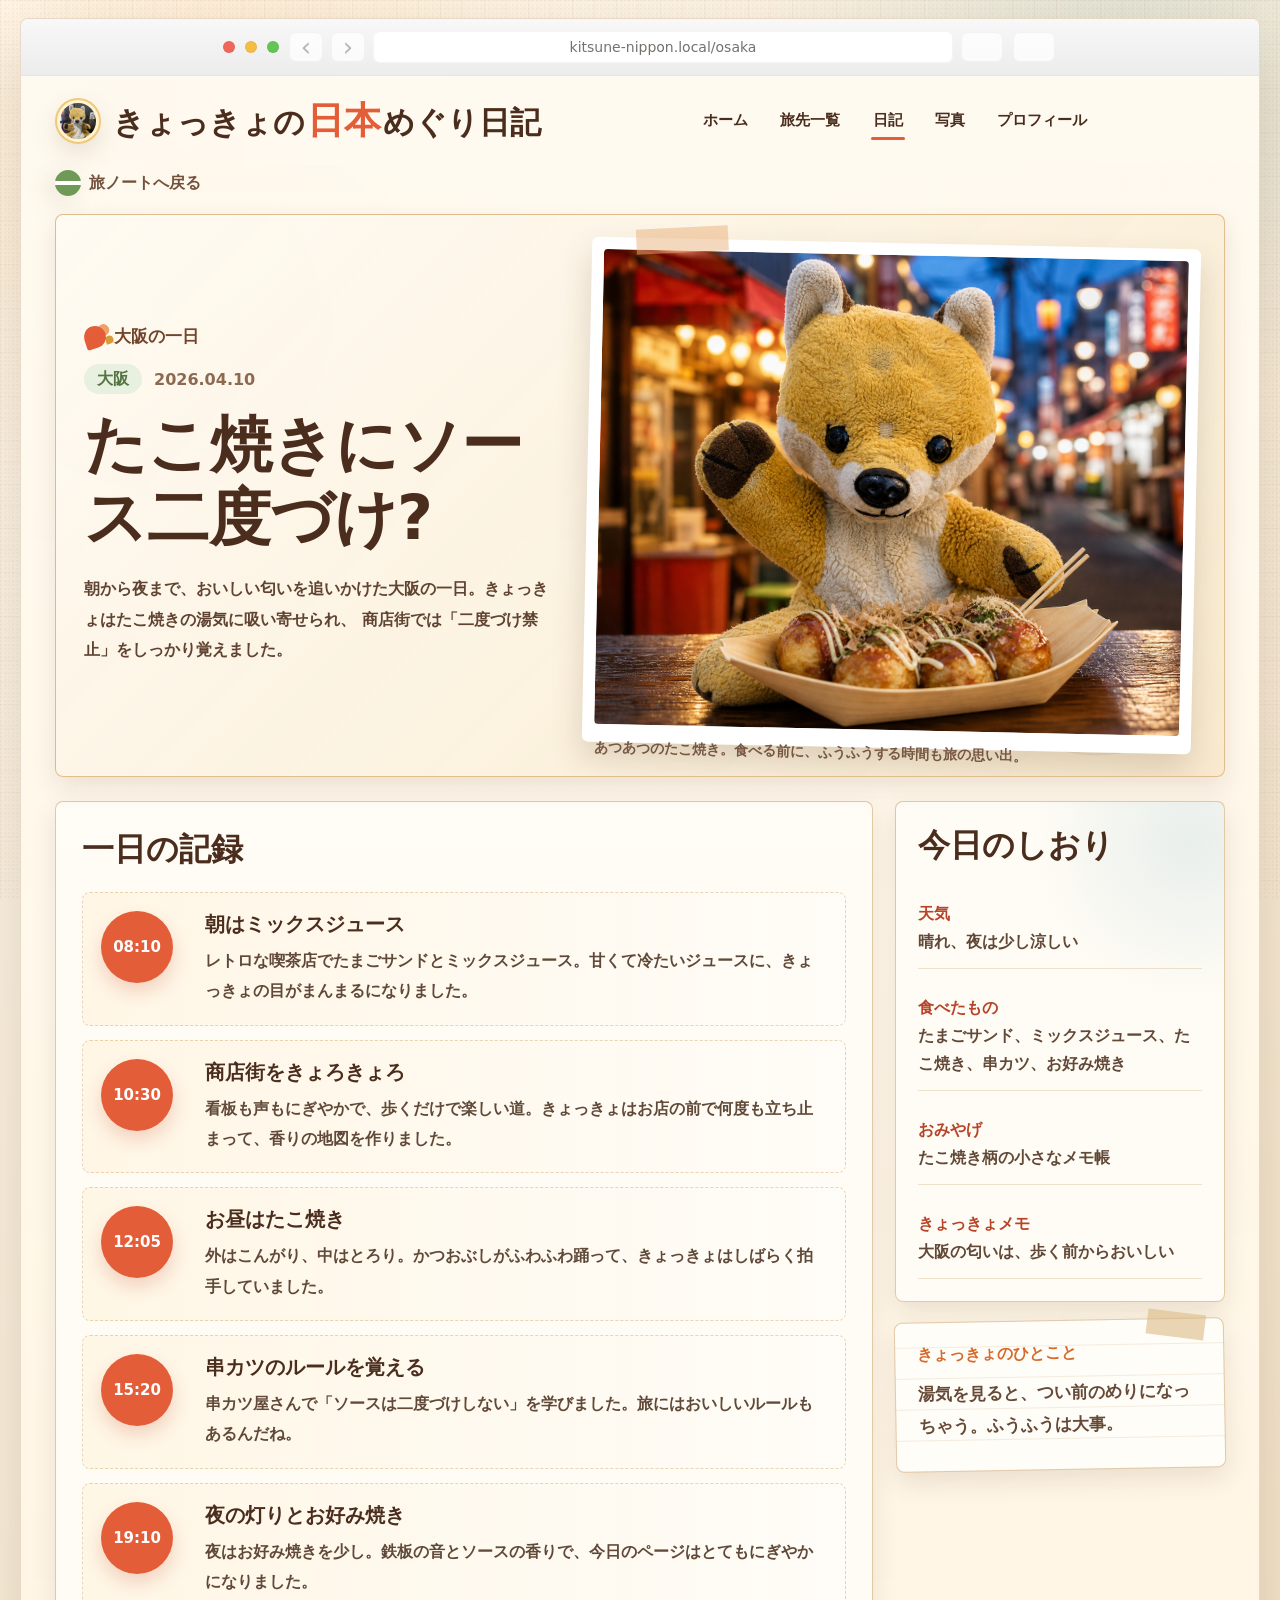
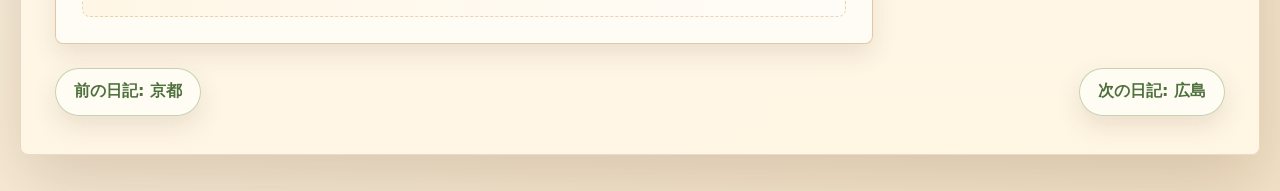
<file: site/diary/osaka.html>
<!doctype html>
<html lang="ja">
  <head>
    <meta charset="utf-8" />
    <meta name="viewport" content="width=device-width, initial-scale=1" />
    <title>大阪｜たこ焼きにソース二度づけ? - きょっきょの日本めぐり日記</title>
    <meta name="description" content="ぬいぐるみのきょっきょが大阪で食べ歩きを楽しんだ一日の旅日記。" />
    <link rel="stylesheet" href="../styles.css" />
  </head>
  <body>
    <div class="grain" aria-hidden="true"></div>
    <main class="browser-frame article-frame">
      <div class="browser-bar" aria-hidden="true">
        <span class="window-dot red"></span>
        <span class="window-dot yellow"></span>
        <span class="window-dot green"></span>
        <div class="browser-arrow">‹</div>
        <div class="browser-arrow">›</div>
        <div class="address">kitsune-nippon.local/osaka</div>
        <div class="browser-control"></div>
        <div class="browser-control"></div>
      </div>

      <header class="site-header">
        <a class="brand" href="../index.html#top" aria-label="きょっきょの日本めぐり日記 ホーム">
          <span class="brand-mark"><img src="../assets/images/fox-original.jpg" alt="" /></span>
          <span class="brand-text">きょっきょの<span>日本</span>めぐり日記</span>
        </a>
        <nav class="main-nav" aria-label="メインナビゲーション">
          <a href="../index.html#top">ホーム</a>
          <a href="../index.html#map">旅先一覧</a>
          <a href="../index.html#diary" class="active">日記</a>
          <a href="../index.html#gallery">写真</a>
          <a href="../index.html#profile">プロフィール</a>
        </nav>
      </header>

      <article class="article-detail">
        <a class="back-link" href="../index.html#diary">旅ノートへ戻る</a>

        <section class="article-hero-card">
          <div class="article-copy">
            <p class="section-kicker">大阪の一日</p>
            <div class="article-meta-line"><span>大阪</span><time datetime="2026-04-10">2026.04.10</time></div>
            <h1>たこ焼きにソース二度づけ?</h1>
            <p>
              朝から夜まで、おいしい匂いを追いかけた大阪の一日。きょっきょはたこ焼きの湯気に吸い寄せられ、
              商店街では「二度づけ禁止」をしっかり覚えました。
            </p>
          </div>
          <figure class="article-photo">
            <img src="../assets/images/diary-osaka.png" alt="大阪の街でたこ焼きを前にしたぬいぐるみのきょっきょ" />
            <figcaption>あつあつのたこ焼き。食べる前に、ふうふうする時間も旅の思い出。</figcaption>
          </figure>
        </section>

        <div class="article-layout">
          <section class="day-log">
            <h2>一日の記録</h2>
            <div class="timeline">
              <section class="timeline-item">
                <time>08:10</time>
                <div>
                  <h3>朝はミックスジュース</h3>
                  <p>レトロな喫茶店でたまごサンドとミックスジュース。甘くて冷たいジュースに、きょっきょの目がまんまるになりました。</p>
                </div>
              </section>
              <section class="timeline-item">
                <time>10:30</time>
                <div>
                  <h3>商店街をきょろきょろ</h3>
                  <p>看板も声もにぎやかで、歩くだけで楽しい道。きょっきょはお店の前で何度も立ち止まって、香りの地図を作りました。</p>
                </div>
              </section>
              <section class="timeline-item">
                <time>12:05</time>
                <div>
                  <h3>お昼はたこ焼き</h3>
                  <p>外はこんがり、中はとろり。かつおぶしがふわふわ踊って、きょっきょはしばらく拍手していました。</p>
                </div>
              </section>
              <section class="timeline-item">
                <time>15:20</time>
                <div>
                  <h3>串カツのルールを覚える</h3>
                  <p>串カツ屋さんで「ソースは二度づけしない」を学びました。旅にはおいしいルールもあるんだね。</p>
                </div>
              </section>
              <section class="timeline-item">
                <time>19:10</time>
                <div>
                  <h3>夜の灯りとお好み焼き</h3>
                  <p>夜はお好み焼きを少し。鉄板の音とソースの香りで、今日のページはとてもにぎやかになりました。</p>
                </div>
              </section>
            </div>
          </section>

          <aside class="trip-sidebar">
            <section class="stamp-card">
              <h2>今日のしおり</h2>
              <ul>
                <li><b>天気</b> 晴れ、夜は少し涼しい</li>
                <li><b>食べたもの</b> たまごサンド、ミックスジュース、たこ焼き、串カツ、お好み焼き</li>
                <li><b>おみやげ</b> たこ焼き柄の小さなメモ帳</li>
                <li><b>きょっきょメモ</b> 大阪の匂いは、歩く前からおいしい</li>
              </ul>
            </section>
            <section class="postcard-box">
              <p>きょっきょのひとこと</p>
              <blockquote>湯気を見ると、つい前のめりになっちゃう。ふうふうは大事。</blockquote>
            </section>
          </aside>
        </div>

        <nav class="article-nav-links" aria-label="記事ナビゲーション">
          <a href="kyoto.html">前の日記: 京都</a>
          <a href="hiroshima.html">次の日記: 広島</a>
        </nav>
      </article>
    </main>
  </body>
</html>
</file>
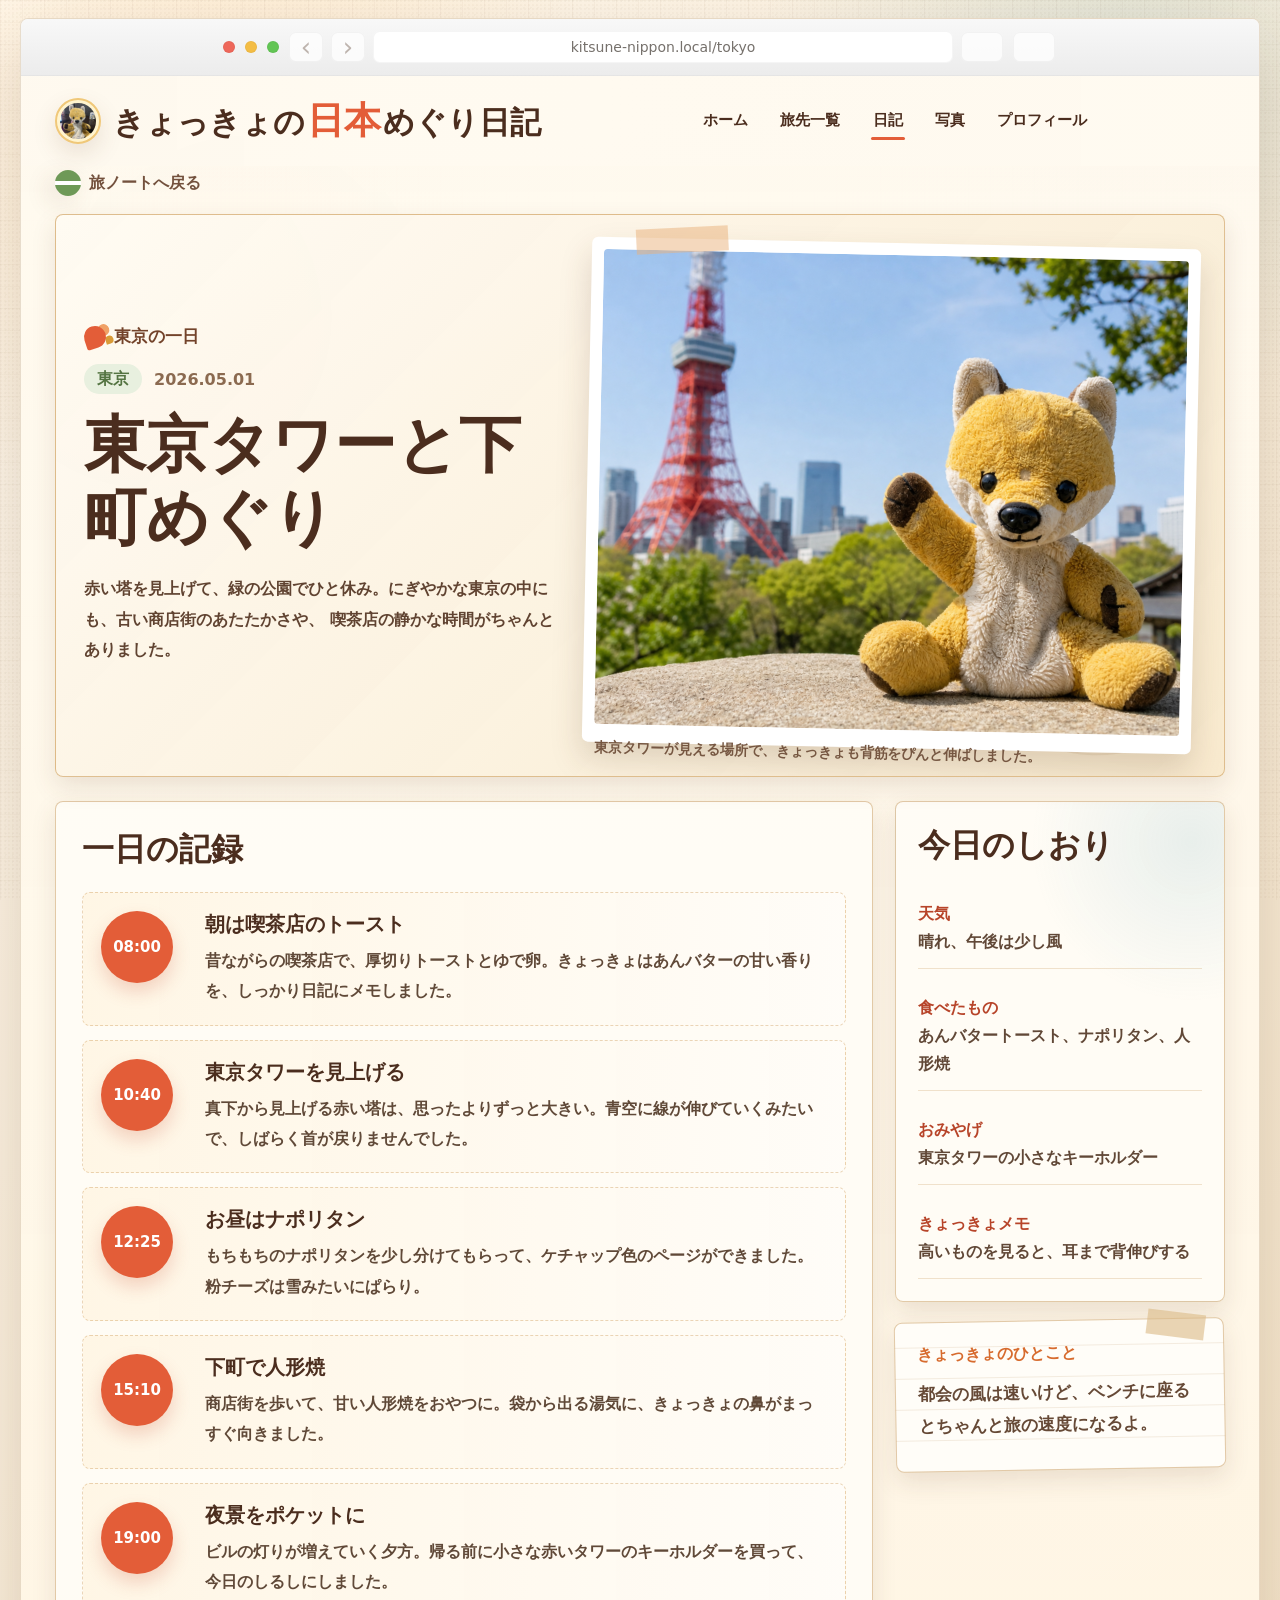
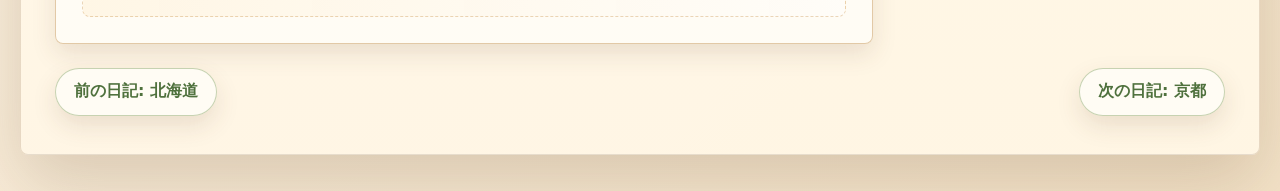
<file: site/diary/tokyo.html>
<!doctype html>
<html lang="ja">
  <head>
    <meta charset="utf-8" />
    <meta name="viewport" content="width=device-width, initial-scale=1" />
    <title>東京｜東京タワーと下町めぐり - きょっきょの日本めぐり日記</title>
    <meta name="description" content="ぬいぐるみのきょっきょが東京タワーと下町をめぐった一日の旅日記。" />
    <link rel="stylesheet" href="../styles.css" />
  </head>
  <body>
    <div class="grain" aria-hidden="true"></div>
    <main class="browser-frame article-frame">
      <div class="browser-bar" aria-hidden="true">
        <span class="window-dot red"></span>
        <span class="window-dot yellow"></span>
        <span class="window-dot green"></span>
        <div class="browser-arrow">‹</div>
        <div class="browser-arrow">›</div>
        <div class="address">kitsune-nippon.local/tokyo</div>
        <div class="browser-control"></div>
        <div class="browser-control"></div>
      </div>

      <header class="site-header">
        <a class="brand" href="../index.html#top" aria-label="きょっきょの日本めぐり日記 ホーム">
          <span class="brand-mark"><img src="../assets/images/fox-original.jpg" alt="" /></span>
          <span class="brand-text">きょっきょの<span>日本</span>めぐり日記</span>
        </a>
        <nav class="main-nav" aria-label="メインナビゲーション">
          <a href="../index.html#top">ホーム</a>
          <a href="../index.html#map">旅先一覧</a>
          <a href="../index.html#diary" class="active">日記</a>
          <a href="../index.html#gallery">写真</a>
          <a href="../index.html#profile">プロフィール</a>
        </nav>
      </header>

      <article class="article-detail">
        <a class="back-link" href="../index.html#diary">旅ノートへ戻る</a>

        <section class="article-hero-card">
          <div class="article-copy">
            <p class="section-kicker">東京の一日</p>
            <div class="article-meta-line"><span>東京</span><time datetime="2026-05-01">2026.05.01</time></div>
            <h1>東京タワーと下町めぐり</h1>
            <p>
              赤い塔を見上げて、緑の公園でひと休み。にぎやかな東京の中にも、古い商店街のあたたかさや、
              喫茶店の静かな時間がちゃんとありました。
            </p>
          </div>
          <figure class="article-photo">
            <img src="../assets/images/diary-tokyo.png" alt="東京タワーを背景に手を振るぬいぐるみのきょっきょ" />
            <figcaption>東京タワーが見える場所で、きょっきょも背筋をぴんと伸ばしました。</figcaption>
          </figure>
        </section>

        <div class="article-layout">
          <section class="day-log">
            <h2>一日の記録</h2>
            <div class="timeline">
              <section class="timeline-item">
                <time>08:00</time>
                <div>
                  <h3>朝は喫茶店のトースト</h3>
                  <p>昔ながらの喫茶店で、厚切りトーストとゆで卵。きょっきょはあんバターの甘い香りを、しっかり日記にメモしました。</p>
                </div>
              </section>
              <section class="timeline-item">
                <time>10:40</time>
                <div>
                  <h3>東京タワーを見上げる</h3>
                  <p>真下から見上げる赤い塔は、思ったよりずっと大きい。青空に線が伸びていくみたいで、しばらく首が戻りませんでした。</p>
                </div>
              </section>
              <section class="timeline-item">
                <time>12:25</time>
                <div>
                  <h3>お昼はナポリタン</h3>
                  <p>もちもちのナポリタンを少し分けてもらって、ケチャップ色のページができました。粉チーズは雪みたいにぱらり。</p>
                </div>
              </section>
              <section class="timeline-item">
                <time>15:10</time>
                <div>
                  <h3>下町で人形焼</h3>
                  <p>商店街を歩いて、甘い人形焼をおやつに。袋から出る湯気に、きょっきょの鼻がまっすぐ向きました。</p>
                </div>
              </section>
              <section class="timeline-item">
                <time>19:00</time>
                <div>
                  <h3>夜景をポケットに</h3>
                  <p>ビルの灯りが増えていく夕方。帰る前に小さな赤いタワーのキーホルダーを買って、今日のしるしにしました。</p>
                </div>
              </section>
            </div>
          </section>

          <aside class="trip-sidebar">
            <section class="stamp-card">
              <h2>今日のしおり</h2>
              <ul>
                <li><b>天気</b> 晴れ、午後は少し風</li>
                <li><b>食べたもの</b> あんバタートースト、ナポリタン、人形焼</li>
                <li><b>おみやげ</b> 東京タワーの小さなキーホルダー</li>
                <li><b>きょっきょメモ</b> 高いものを見ると、耳まで背伸びする</li>
              </ul>
            </section>
            <section class="postcard-box">
              <p>きょっきょのひとこと</p>
              <blockquote>都会の風は速いけど、ベンチに座るとちゃんと旅の速度になるよ。</blockquote>
            </section>
          </aside>
        </div>

        <nav class="article-nav-links" aria-label="記事ナビゲーション">
          <a href="hokkaido.html">前の日記: 北海道</a>
          <a href="kyoto.html">次の日記: 京都</a>
        </nav>
      </article>
    </main>
  </body>
</html>
</file>
<file: site/styles.css>
:root {
  --ink: #4b2d1e;
  --ink-soft: #72513f;
  --paper: #fffaf0;
  --paper-deep: #f6ead5;
  --cream: #fff4dc;
  --line: #e8cfae;
  --accent: #e35d38;
  --accent-dark: #b74429;
  --mustard: #d99b38;
  --green: #6e9957;
  --blue: #68a6b0;
  --shadow: 0 18px 42px rgba(97, 65, 35, 0.16);
  --soft-shadow: 0 10px 24px rgba(97, 65, 35, 0.13);
  --radius: 8px;
}

* {
  box-sizing: border-box;
}

html {
  scroll-behavior: smooth;
}

body {
  margin: 0;
  color: var(--ink);
  font-family: "Hiragino Maru Gothic ProN", "Yu Gothic", "YuGothic", "Meiryo", system-ui, sans-serif;
  background:
    radial-gradient(circle at 18% 9%, rgba(255, 210, 147, 0.32), transparent 24rem),
    radial-gradient(circle at 88% 3%, rgba(140, 184, 179, 0.22), transparent 23rem),
    linear-gradient(135deg, #fff8ed 0%, #f4e3c8 100%);
  min-height: 100vh;
  letter-spacing: 0;
}

body::before {
  content: "";
  position: fixed;
  inset: 0;
  pointer-events: none;
  background-image:
    linear-gradient(90deg, rgba(95, 58, 24, 0.03) 1px, transparent 1px),
    linear-gradient(rgba(95, 58, 24, 0.025) 1px, transparent 1px);
  background-size: 22px 22px;
  mix-blend-mode: multiply;
}

img {
  display: block;
  max-width: 100%;
}

a {
  color: inherit;
  text-decoration: none;
}

button {
  font: inherit;
}

.grain {
  position: fixed;
  inset: 0;
  z-index: 0;
  pointer-events: none;
  opacity: 0.3;
  background-image:
    radial-gradient(circle at 20% 30%, rgba(119, 82, 42, 0.09) 0 1px, transparent 1px),
    radial-gradient(circle at 80% 10%, rgba(78, 57, 35, 0.08) 0 1px, transparent 1px);
  background-size: 4px 4px, 7px 7px;
}

.browser-frame {
  position: relative;
  z-index: 1;
  width: min(1240px, calc(100% - 32px));
  margin: 18px auto 36px;
  overflow: hidden;
  border: 1px solid rgba(120, 84, 48, 0.18);
  border-radius: 8px;
  background: rgba(255, 250, 240, 0.92);
  box-shadow: 0 28px 70px rgba(96, 64, 34, 0.2);
}

.browser-bar {
  display: grid;
  grid-template-columns: repeat(3, 14px) 34px 34px minmax(180px, 580px) 44px 44px;
  gap: 8px;
  align-items: center;
  justify-content: center;
  padding: 12px 18px;
  background: linear-gradient(#f8f8f8, #ececec);
  border-bottom: 1px solid rgba(0, 0, 0, 0.08);
}

.window-dot,
.browser-control,
.browser-arrow,
.address {
  box-shadow: inset 0 0 0 1px rgba(0, 0, 0, 0.04);
}

.window-dot {
  width: 12px;
  height: 12px;
  border-radius: 50%;
}

.red { background: #ee675a; }
.yellow { background: #f4bd44; }
.green { background: #62c554; }

.browser-arrow,
.browser-control {
  width: 34px;
  height: 30px;
  display: grid;
  place-items: center;
  border-radius: 7px;
  background: rgba(255, 255, 255, 0.75);
  color: rgba(75, 45, 30, 0.35);
  font-size: 26px;
  line-height: 1;
}

.browser-control {
  width: 42px;
}

.address {
  height: 32px;
  display: grid;
  place-items: center;
  border-radius: 7px;
  background: #fff;
  color: #76716c;
  font-size: 14px;
}

.site-header {
  display: flex;
  align-items: center;
  justify-content: space-between;
  gap: 24px;
  padding: 22px 34px;
  background:
    linear-gradient(90deg, rgba(255, 250, 240, 0.96), rgba(255, 250, 240, 0.83)),
    radial-gradient(circle at 10% 55%, rgba(226, 99, 57, 0.11), transparent 14rem);
}

.brand {
  display: inline-flex;
  align-items: center;
  gap: 12px;
  min-width: max-content;
}

.brand-mark {
  width: 46px;
  height: 46px;
  padding: 3px;
  border: 2px solid #f0c879;
  border-radius: 50%;
  background: #fff4cf;
  box-shadow: var(--soft-shadow);
}

.brand-mark img {
  width: 100%;
  height: 100%;
  object-fit: cover;
  object-position: 51% 33%;
  border-radius: 50%;
}

.brand-text {
  font-weight: 900;
  font-size: clamp(20px, 2.6vw, 31px);
  line-height: 1;
  white-space: nowrap;
}

.brand-text span {
  color: var(--accent);
  font-size: 1.18em;
  margin-inline: 2px;
}

.main-nav {
  display: flex;
  align-items: center;
  justify-content: center;
  gap: clamp(12px, 2.2vw, 34px);
  flex: 1;
  font-weight: 800;
  font-size: 15px;
}

.main-nav a {
  position: relative;
  padding: 8px 2px 10px;
}

.main-nav a::after {
  content: "";
  position: absolute;
  left: 0;
  right: 0;
  bottom: 0;
  height: 3px;
  border-radius: 99px;
  background: var(--accent);
  transform: scaleX(0);
  transform-origin: center;
  transition: transform 180ms ease;
}

.main-nav a:hover::after,
.main-nav a.active::after {
  transform: scaleX(1);
}

.socials {
  display: flex;
  gap: 13px;
}

.socials a {
  width: 29px;
  height: 29px;
  display: grid;
  place-items: center;
  color: var(--ink);
}

.socials svg {
  width: 22px;
  height: 22px;
  fill: none;
  stroke: currentColor;
  stroke-width: 1.9;
  stroke-linecap: round;
  stroke-linejoin: round;
}

.hero {
  position: relative;
  min-height: min(550px, 62vw);
  margin: 0 34px 30px;
  overflow: hidden;
  border-radius: 8px;
  background: #dcc39d;
  box-shadow: var(--soft-shadow);
  isolation: isolate;
}

.hero-image-wrap,
.hero-image,
.hero-vignette {
  position: absolute;
  inset: 0;
}

.hero-image {
  width: 100%;
  height: 100%;
  object-fit: cover;
  object-position: center;
  opacity: 0;
  transform: scale(1.025);
  transition: opacity 540ms ease, transform 900ms ease;
}

.hero-image.active {
  opacity: 1;
  transform: scale(1);
}

.hero-vignette {
  z-index: 1;
  background:
    linear-gradient(90deg, rgba(255, 247, 232, 0.94) 0%, rgba(255, 247, 232, 0.74) 34%, rgba(255, 247, 232, 0.12) 63%, transparent 100%),
    linear-gradient(0deg, rgba(91, 55, 28, 0.2), transparent 34%);
}

.hero::after {
  content: "";
  position: absolute;
  left: -6%;
  right: -6%;
  bottom: -46px;
  z-index: 2;
  height: 92px;
  border-radius: 50% 50% 0 0;
  background: var(--paper);
}

.hero-copy {
  position: relative;
  z-index: 3;
  width: min(560px, 58%);
  padding: clamp(34px, 6vw, 70px) clamp(28px, 5vw, 58px);
}

.eyebrow {
  display: inline-flex;
  align-items: center;
  gap: 9px;
  min-height: 38px;
  margin: 0 0 22px;
  padding: 8px 18px;
  border: 1px solid rgba(174, 112, 45, 0.35);
  border-radius: 999px;
  background: rgba(255, 250, 240, 0.82);
  box-shadow: 4px 4px 0 rgba(216, 151, 65, 0.17);
  color: #704627;
  font-size: 14px;
  font-weight: 800;
}

.paw-icon {
  position: relative;
  width: 18px;
  height: 18px;
  border-radius: 50%;
  background: var(--accent);
}

.paw-icon::before,
.paw-icon::after {
  content: "";
  position: absolute;
  width: 9px;
  height: 9px;
  border-radius: 50%;
  background: var(--accent);
  top: -7px;
}

.paw-icon::before {
  left: -5px;
}

.paw-icon::after {
  right: -5px;
  box-shadow: -9px -4px 0 -1px var(--accent), 9px 4px 0 -1px var(--accent);
}

.hero h1 {
  margin: 0;
  font-size: clamp(34px, 5.1vw, 62px);
  line-height: 1.22;
  font-weight: 900;
  color: #5a351f;
  text-shadow: 0 2px 0 rgba(255, 255, 255, 0.55);
}

.hero h1::first-letter {
  color: var(--accent);
}

.lead {
  width: min(500px, 100%);
  margin: 22px 0 28px;
  font-weight: 700;
  line-height: 1.9;
  color: #5f432f;
}

.primary-action {
  display: inline-flex;
  align-items: center;
  gap: 11px;
  min-height: 50px;
  padding: 0 22px;
  border-radius: 999px;
  background: linear-gradient(135deg, #ef714c, var(--accent));
  color: #fff;
  font-weight: 900;
  box-shadow: 0 12px 24px rgba(202, 86, 48, 0.31);
  transition: transform 160ms ease, box-shadow 160ms ease;
}

.primary-action:hover {
  transform: translateY(-2px);
  box-shadow: 0 16px 28px rgba(202, 86, 48, 0.35);
}

.primary-action svg {
  width: 24px;
  height: 24px;
  fill: none;
  stroke: currentColor;
  stroke-width: 2;
  stroke-linecap: round;
  stroke-linejoin: round;
}

.travel-dots {
  position: absolute;
  left: 50%;
  bottom: 19px;
  z-index: 4;
  display: flex;
  gap: 14px;
  transform: translateX(-50%);
}

.travel-dots button {
  width: 12px;
  height: 12px;
  padding: 0;
  border: 2px solid #fff7eb;
  border-radius: 50%;
  background: transparent;
  cursor: pointer;
}

.travel-dots button.active {
  background: var(--accent);
  border-color: var(--accent);
}

.postmark {
  position: absolute;
  z-index: 3;
  top: 45px;
  left: 310px;
  display: grid;
  gap: 7px;
  opacity: 0.42;
  transform: rotate(5deg);
}

.postmark span {
  width: 92px;
  height: 1px;
  background: repeating-linear-gradient(90deg, rgba(162, 108, 57, 0.8) 0 11px, transparent 11px 17px);
}

.map-section,
.diary-section,
.gallery-section,
.profile-section {
  margin: 0 34px 34px;
}

.map-section {
  display: grid;
  grid-template-columns: 300px minmax(0, 1fr);
  gap: 22px;
  min-height: 304px;
  padding: 26px 28px;
  border: 1px solid rgba(219, 179, 122, 0.72);
  border-radius: 8px;
  background:
    linear-gradient(135deg, rgba(255, 247, 230, 0.94), rgba(247, 232, 205, 0.93)),
    radial-gradient(circle at 80% 20%, rgba(115, 169, 150, 0.18), transparent 18rem);
  box-shadow: var(--soft-shadow);
}

.section-kicker {
  display: inline-flex;
  align-items: center;
  gap: 8px;
  margin: 0 0 8px;
  color: #73432a;
  font-weight: 900;
  font-size: 17px;
}

.section-kicker::before {
  content: "";
  width: 22px;
  height: 22px;
  border-radius: 50% 50% 50% 10%;
  background: var(--accent);
  transform: rotate(-18deg);
  box-shadow: 10px -4px 0 -5px #f0a166, 13px 7px 0 -7px #d99b38;
}

.section-intro h2,
.section-heading h2 {
  margin: 0;
  font-size: clamp(25px, 3vw, 34px);
  line-height: 1.25;
}

.section-intro p:not(.section-kicker),
.map-note {
  color: var(--ink-soft);
  line-height: 1.8;
  font-weight: 700;
}

.map-note {
  min-height: 58px;
  margin-top: 20px;
  padding: 13px 15px;
  border: 1px dashed rgba(172, 116, 52, 0.5);
  border-radius: 8px;
  background: rgba(255, 252, 244, 0.72);
}

.japan-map {
  position: relative;
  min-height: 270px;
  overflow: hidden;
  border-radius: 8px;
  background:
    radial-gradient(circle at 70% 42%, rgba(122, 170, 105, 0.16), transparent 20rem),
    linear-gradient(180deg, rgba(255, 251, 238, 0.44), rgba(255, 251, 238, 0.78));
}

.map-art {
  position: absolute;
  inset: 0;
  width: 100%;
  height: 100%;
}

.islands path {
  fill: #bad390;
  stroke: rgba(107, 139, 73, 0.5);
  stroke-width: 2;
}

.route,
.route-two {
  fill: none;
  stroke: rgba(214, 139, 45, 0.76);
  stroke-width: 3;
  stroke-dasharray: 7 9;
  stroke-linecap: round;
}

.route-two {
  stroke: rgba(226, 94, 55, 0.52);
}

.sea-line {
  fill: none;
  stroke: rgba(93, 161, 171, 0.42);
  stroke-width: 3;
  stroke-linecap: round;
}

.map-pin {
  position: absolute;
  min-width: 132px;
  padding: 9px 12px 9px 33px;
  border: 1px solid rgba(179, 124, 59, 0.45);
  border-radius: 999px;
  background: rgba(255, 252, 244, 0.92);
  color: var(--ink);
  text-align: left;
  font-weight: 900;
  box-shadow: var(--soft-shadow);
  cursor: pointer;
  transition: transform 160ms ease, border-color 160ms ease, background 160ms ease;
}

.map-pin::before {
  content: "";
  position: absolute;
  left: 9px;
  top: 50%;
  width: 17px;
  height: 17px;
  border-radius: 50% 50% 50% 0;
  background: var(--accent);
  border: 3px solid #fff;
  transform: translateY(-61%) rotate(-45deg);
  box-shadow: 0 5px 11px rgba(178, 73, 44, 0.26);
}

.map-pin span {
  display: block;
  margin-top: 2px;
  color: var(--ink-soft);
  font-size: 11px;
  font-weight: 800;
}

.map-pin:hover,
.map-pin.active {
  transform: translateY(-3px);
  border-color: rgba(226, 94, 55, 0.85);
  background: #fff;
}

.hokkaido { right: 18%; top: 14%; }
.tokyo { right: 9%; top: 45%; }
.kyoto { left: 43%; top: 37%; }
.osaka { left: 47%; bottom: 17%; }
.hiroshima { left: 21%; bottom: 24%; }
.okinawa { right: 19%; bottom: 7%; }

.section-heading {
  display: flex;
  align-items: end;
  justify-content: space-between;
  gap: 18px;
  margin-bottom: 17px;
}

.filter-tabs {
  display: flex;
  gap: 8px;
  padding: 5px;
  border: 1px solid rgba(203, 160, 103, 0.55);
  border-radius: 999px;
  background: rgba(255, 247, 230, 0.72);
}

.filter-tabs button {
  min-height: 35px;
  padding: 0 14px;
  border: 0;
  border-radius: 999px;
  background: transparent;
  color: var(--ink-soft);
  font-weight: 900;
  cursor: pointer;
}

.filter-tabs button.active {
  background: var(--green);
  color: #fff;
}

.diary-grid {
  display: grid;
  grid-template-columns: repeat(6, minmax(0, 1fr));
  gap: 14px;
}

.diary-card {
  display: block;
  min-width: 0;
  overflow: hidden;
  border: 1px solid rgba(211, 174, 125, 0.65);
  border-radius: 8px;
  background: rgba(255, 252, 245, 0.96);
  box-shadow: var(--soft-shadow);
  transition: transform 180ms ease, box-shadow 180ms ease, opacity 200ms ease;
}

.diary-card:focus-visible {
  outline: 4px solid rgba(227, 93, 56, 0.34);
  outline-offset: 4px;
}

.diary-card:hover {
  transform: translateY(-4px);
  box-shadow: var(--shadow);
}

.diary-card.hidden {
  display: none;
}

.diary-card img {
  width: 100%;
  aspect-ratio: 1.22 / 1;
  object-fit: cover;
}

.card-body {
  padding: 13px 14px 15px;
}

.meta {
  display: flex;
  align-items: center;
  justify-content: space-between;
  gap: 8px;
  margin-bottom: 10px;
  font-size: 12px;
  color: #94735c;
  font-weight: 800;
}

.meta span {
  display: inline-flex;
  min-width: 48px;
  min-height: 23px;
  align-items: center;
  justify-content: center;
  padding: 0 9px;
  border-radius: 999px;
  background: #e6eee0;
  color: #53733f;
}

.diary-card:nth-child(2) .meta span { background: #ffe1d5; color: #c54f30; }
.diary-card:nth-child(4) .meta span { background: #fff0c5; color: #a46713; }
.diary-card:nth-child(5) .meta span { background: #dfeef1; color: #437780; }
.diary-card:nth-child(6) .meta span { background: #fbdcd2; color: #c84c37; }

.diary-card h3 {
  margin: 0 0 9px;
  font-size: 16px;
  line-height: 1.45;
}

.diary-card p {
  margin: 0;
  color: #5e4839;
  font-size: 13px;
  font-weight: 700;
  line-height: 1.7;
}

.gallery-section {
  padding-top: 4px;
}

.round-next {
  width: 58px;
  height: 58px;
  display: grid;
  place-items: center;
  border: 1px solid rgba(164, 119, 57, 0.44);
  border-radius: 50%;
  background: #fffdf6;
  color: #8b6331;
  box-shadow: var(--soft-shadow);
  cursor: pointer;
}

.round-next svg {
  width: 28px;
  height: 28px;
  fill: none;
  stroke: currentColor;
  stroke-width: 2.2;
  stroke-linecap: round;
  stroke-linejoin: round;
}

.photo-rail {
  position: relative;
  display: grid;
  grid-template-columns: repeat(5, minmax(150px, 1fr));
  gap: 18px;
  padding: 18px 24px 10px;
  border-top: 2px dashed rgba(198, 143, 70, 0.35);
}

.photo-rail::before {
  content: "";
  position: absolute;
  top: -11px;
  right: 70px;
  width: 86px;
  height: 22px;
  background: repeating-linear-gradient(45deg, rgba(233, 168, 82, 0.33) 0 8px, rgba(244, 210, 159, 0.33) 8px 16px);
  transform: rotate(4deg);
}

.polaroid {
  position: relative;
  display: grid;
  gap: 9px;
  padding: 10px 10px 16px;
  border: 0;
  border-radius: 4px;
  background: #fff;
  color: var(--ink);
  box-shadow: 0 12px 28px rgba(92, 63, 34, 0.18);
  cursor: zoom-in;
  transition: transform 180ms ease;
}

.polaroid::before {
  content: "";
  position: absolute;
  top: -12px;
  left: 50%;
  width: 74px;
  height: 22px;
  background: rgba(244, 183, 135, 0.48);
  transform: translateX(-50%) rotate(-3deg);
}

.polaroid:hover {
  transform: translateY(-4px) rotate(0deg);
}

.polaroid img {
  width: 100%;
  aspect-ratio: 1.32 / 1;
  object-fit: cover;
}

.polaroid span {
  font-size: 14px;
  font-weight: 900;
}

.tilt-left { transform: rotate(-2.2deg); }
.tilt-right { transform: rotate(2deg); }

.profile-section {
  display: grid;
  grid-template-columns: 1.2fr 1.15fr 0.95fr;
  gap: 18px;
  align-items: stretch;
  padding: 22px;
  border: 1px solid rgba(218, 178, 122, 0.75);
  border-radius: 8px;
  background:
    linear-gradient(135deg, rgba(255, 250, 238, 0.92), rgba(248, 233, 207, 0.86)),
    radial-gradient(circle at 9% 30%, rgba(226, 94, 55, 0.1), transparent 15rem);
}

.profile-photo {
  position: relative;
  min-height: 250px;
  overflow: hidden;
  border-radius: 8px;
  background: #fff2d6;
}

.profile-photo img {
  width: 100%;
  height: 100%;
  object-fit: cover;
  object-position: center 28%;
}

.speech {
  position: absolute;
  right: 20px;
  bottom: 18px;
  max-width: 210px;
  padding: 18px 20px;
  border: 1px solid rgba(181, 128, 63, 0.35);
  border-radius: 50%;
  background: rgba(255, 253, 246, 0.92);
  font-weight: 900;
  line-height: 1.7;
  text-align: center;
  box-shadow: var(--soft-shadow);
}

.speech::before {
  content: "";
  position: absolute;
  left: 18px;
  bottom: 8px;
  width: 18px;
  height: 18px;
  background: inherit;
  border-left: 1px solid rgba(181, 128, 63, 0.35);
  border-bottom: 1px solid rgba(181, 128, 63, 0.35);
  transform: rotate(35deg);
}

.profile-card {
  padding: 18px 20px;
  border-radius: 8px;
  background: rgba(255, 253, 248, 0.62);
}

.profile-card dl {
  margin: 6px 0 0;
}

.profile-card div {
  display: grid;
  grid-template-columns: 92px 1fr;
  gap: 15px;
  padding: 11px 0;
  border-bottom: 1px solid rgba(203, 164, 110, 0.35);
}

.profile-card dt {
  color: #8a664c;
  font-weight: 900;
}

.profile-card dd {
  margin: 0;
  font-weight: 800;
  line-height: 1.65;
}

.memo {
  position: relative;
  min-height: 240px;
  padding: 22px 20px 84px;
  border-radius: 5px;
  background:
    repeating-linear-gradient(0deg, transparent 0 31px, rgba(172, 124, 66, 0.18) 31px 32px),
    #fffdf8;
  box-shadow: var(--soft-shadow);
  transform: rotate(-1.2deg);
}

.memo::after {
  content: "";
  position: absolute;
  right: 18px;
  top: -8px;
  width: 54px;
  height: 28px;
  background: rgba(220, 190, 143, 0.65);
  transform: rotate(7deg);
}

.memo p {
  margin: 0 0 14px;
  color: #d76b2e;
  font-weight: 900;
}

.memo ul {
  margin: 0;
  padding-left: 20px;
  color: #684b37;
  font-weight: 800;
  line-height: 2;
}

.memo svg {
  position: absolute;
  right: 22px;
  bottom: 12px;
  width: 96px;
  fill: none;
  stroke: #6a4937;
  stroke-width: 3;
  stroke-linecap: round;
  stroke-linejoin: round;
  opacity: 0.78;
}

.site-footer {
  display: grid;
  grid-template-columns: 1.1fr 1fr 1fr;
  gap: 20px;
  align-items: center;
  padding: 26px 34px 30px;
  border-top: 1px solid rgba(201, 154, 94, 0.36);
  background: #f6ead7;
}

.footer-brand .brand-mark {
  width: 38px;
  height: 38px;
}

.footer-brand .brand-text {
  font-size: 20px;
}

.site-footer p {
  margin: 0;
  color: var(--ink-soft);
  font-weight: 800;
}

.footer-links {
  display: flex;
  flex-wrap: wrap;
  justify-content: flex-end;
  gap: 10px 18px;
  color: #704f3b;
  font-weight: 900;
}

.lightbox {
  position: relative;
  width: min(920px, calc(100% - 36px));
  padding: 0;
  border: 0;
  border-radius: 8px;
  background: #fffaf0;
  box-shadow: 0 28px 80px rgba(39, 27, 18, 0.38);
}

.lightbox::backdrop {
  background: rgba(51, 34, 23, 0.58);
}

.lightbox img {
  width: 100%;
  max-height: 72vh;
  object-fit: cover;
}

.lightbox p {
  margin: 0;
  padding: 16px 20px 20px;
  font-weight: 900;
}

.lightbox-close {
  position: absolute;
  top: 10px;
  right: 10px;
  z-index: 2;
  width: 40px;
  height: 40px;
  border: 0;
  border-radius: 50%;
  background: rgba(255, 250, 240, 0.92);
  color: var(--ink);
  font-size: 28px;
  line-height: 1;
  cursor: pointer;
}

.article-frame {
  background:
    linear-gradient(180deg, rgba(255, 250, 240, 0.96), rgba(255, 246, 229, 0.94)),
    radial-gradient(circle at 18% 16%, rgba(227, 93, 56, 0.09), transparent 22rem);
}

.article-detail {
  margin: 0 34px 38px;
}

.back-link {
  display: inline-flex;
  align-items: center;
  gap: 8px;
  margin: 4px 0 18px;
  color: #73513d;
  font-weight: 900;
}

.back-link::before {
  content: "";
  width: 26px;
  height: 26px;
  border-radius: 50%;
  background:
    linear-gradient(135deg, transparent 45%, #fff 45% 55%, transparent 55%),
    var(--green);
  box-shadow: var(--soft-shadow);
  transform: rotate(45deg);
}

.article-hero-card {
  position: relative;
  display: grid;
  grid-template-columns: minmax(0, 0.88fr) minmax(0, 1.12fr);
  gap: 24px;
  align-items: stretch;
  padding: 28px;
  overflow: hidden;
  border: 1px solid rgba(210, 166, 105, 0.7);
  border-radius: 8px;
  background:
    linear-gradient(135deg, rgba(255, 252, 244, 0.95), rgba(248, 232, 203, 0.9)),
    radial-gradient(circle at 8% 18%, rgba(227, 93, 56, 0.1), transparent 16rem);
  box-shadow: var(--soft-shadow);
}

.article-hero-card::after {
  content: "";
  position: absolute;
  right: 32px;
  bottom: 22px;
  width: 154px;
  height: 72px;
  border: 2px solid rgba(150, 103, 57, 0.22);
  border-radius: 50%;
  opacity: 0.5;
  transform: rotate(-8deg);
}

.article-copy {
  position: relative;
  z-index: 1;
  display: flex;
  flex-direction: column;
  justify-content: center;
  min-height: 360px;
}

.article-meta-line {
  display: flex;
  flex-wrap: wrap;
  align-items: center;
  gap: 12px;
  margin: 8px 0 14px;
  color: #8b6a50;
  font-weight: 900;
}

.article-meta-line span {
  display: inline-flex;
  min-height: 30px;
  align-items: center;
  padding: 0 13px;
  border-radius: 999px;
  background: #e8f0df;
  color: #547442;
}

.article-copy h1 {
  margin: 0;
  font-size: clamp(36px, 5vw, 62px);
  line-height: 1.18;
}

.article-copy p:last-child {
  margin: 20px 0 0;
  color: #604331;
  font-weight: 800;
  line-height: 1.9;
}

.article-photo {
  position: relative;
  z-index: 1;
  margin: 0;
  padding: 12px 12px 18px;
  border-radius: 6px;
  background: #fff;
  box-shadow: 0 16px 32px rgba(88, 58, 31, 0.18);
  transform: rotate(1.2deg);
}

.article-photo::before {
  content: "";
  position: absolute;
  top: -11px;
  left: 44px;
  width: 92px;
  height: 25px;
  background: rgba(233, 177, 124, 0.5);
  transform: rotate(-4deg);
}

.article-photo img {
  width: 100%;
  height: 100%;
  min-height: 360px;
  object-fit: cover;
  border-radius: 4px;
}

.article-photo figcaption {
  margin-top: 12px;
  color: #765742;
  font-size: 14px;
  font-weight: 800;
  line-height: 1.7;
}

.article-layout {
  display: grid;
  grid-template-columns: minmax(0, 1fr) 330px;
  gap: 22px;
  margin-top: 24px;
}

.day-log,
.stamp-card,
.postcard-box {
  border: 1px solid rgba(211, 174, 125, 0.65);
  border-radius: 8px;
  background: rgba(255, 253, 247, 0.9);
  box-shadow: var(--soft-shadow);
}

.day-log {
  padding: 26px;
}

.day-log h2,
.stamp-card h2 {
  margin: 0 0 20px;
  font-size: clamp(24px, 3vw, 32px);
}

.timeline {
  display: grid;
  gap: 14px;
}

.timeline-item {
  position: relative;
  display: grid;
  grid-template-columns: 86px minmax(0, 1fr);
  gap: 18px;
  padding: 18px;
  border: 1px dashed rgba(199, 144, 72, 0.36);
  border-radius: 8px;
  background:
    linear-gradient(90deg, rgba(255, 244, 222, 0.72), rgba(255, 253, 248, 0.74)),
    #fffdf7;
}

.timeline-item time {
  display: inline-grid;
  width: 72px;
  height: 72px;
  place-items: center;
  border-radius: 50%;
  background: var(--accent);
  color: #fff;
  font-size: 15px;
  font-weight: 900;
  box-shadow: 0 9px 18px rgba(201, 79, 48, 0.22);
}

.timeline-item h3 {
  margin: 0 0 8px;
  font-size: 20px;
}

.timeline-item p {
  margin: 0;
  color: #604938;
  font-weight: 750;
  line-height: 1.9;
}

.trip-sidebar {
  display: grid;
  align-content: start;
  gap: 18px;
}

.stamp-card {
  padding: 22px;
  background:
    radial-gradient(circle at 90% 8%, rgba(104, 166, 176, 0.15), transparent 10rem),
    rgba(255, 253, 247, 0.94);
}

.stamp-card ul {
  display: grid;
  gap: 13px;
  margin: 0;
  padding: 0;
  list-style: none;
}

.stamp-card li {
  padding: 12px 0;
  border-bottom: 1px solid rgba(201, 154, 94, 0.28);
  color: #614837;
  font-weight: 800;
  line-height: 1.75;
}

.stamp-card b {
  display: block;
  color: var(--accent-dark);
}

.postcard-box {
  position: relative;
  padding: 22px 22px 28px;
  background:
    repeating-linear-gradient(0deg, transparent 0 30px, rgba(172, 124, 66, 0.14) 30px 31px),
    #fffdf8;
  transform: rotate(-1deg);
}

.postcard-box::after {
  content: "";
  position: absolute;
  right: 18px;
  top: -7px;
  width: 58px;
  height: 25px;
  background: rgba(219, 188, 137, 0.62);
  transform: rotate(8deg);
}

.postcard-box p {
  margin: 0 0 12px;
  color: #d76b2e;
  font-weight: 900;
}

.postcard-box blockquote {
  margin: 0;
  color: #664936;
  font-size: 17px;
  font-weight: 900;
  line-height: 1.9;
}

.article-nav-links {
  display: flex;
  justify-content: space-between;
  gap: 16px;
  margin-top: 24px;
}

.article-nav-links a {
  display: inline-flex;
  align-items: center;
  min-height: 48px;
  padding: 0 18px;
  border: 1px solid rgba(122, 153, 87, 0.42);
  border-radius: 999px;
  background: rgba(255, 253, 247, 0.9);
  color: #4f713d;
  font-weight: 900;
  box-shadow: var(--soft-shadow);
}

@media (max-width: 1120px) {
  .site-header {
    flex-wrap: wrap;
  }

  .main-nav {
    order: 3;
    width: 100%;
  }

  .diary-grid {
    grid-template-columns: repeat(3, minmax(0, 1fr));
  }

  .profile-section {
    grid-template-columns: 1fr 1fr;
  }

  .article-layout {
    grid-template-columns: 1fr;
  }

  .article-hero-card {
    grid-template-columns: 1fr;
  }

  .article-copy {
    min-height: auto;
  }

  .memo {
    grid-column: 1 / -1;
  }
}

@media (max-width: 860px) {
  .browser-frame {
    width: min(100% - 16px, 720px);
    margin-top: 8px;
  }

  .browser-bar {
    grid-template-columns: repeat(3, 12px) minmax(150px, 1fr);
  }

  .browser-arrow,
  .browser-control {
    display: none;
  }

  .site-header,
  .site-footer {
    padding-inline: 18px;
  }

  .brand-text {
    font-size: 22px;
  }

  .main-nav {
    justify-content: flex-start;
    overflow-x: auto;
    padding-bottom: 4px;
  }

  .hero,
  .map-section,
  .diary-section,
  .gallery-section,
  .profile-section,
  .article-detail {
    margin-inline: 18px;
  }

  .hero {
    min-height: 610px;
  }

  .hero-image {
    object-position: 62% center;
  }

  .hero-vignette {
    background:
      linear-gradient(180deg, rgba(255, 247, 232, 0.96) 0%, rgba(255, 247, 232, 0.7) 42%, rgba(255, 247, 232, 0.18) 78%, transparent 100%);
  }

  .hero-copy {
    width: 100%;
    padding: 32px 24px;
  }

  .postmark {
    left: auto;
    right: 24px;
    top: 114px;
  }

  .map-section {
    grid-template-columns: 1fr;
  }

  .japan-map {
    min-height: 430px;
  }

  .map-pin {
    min-width: 122px;
  }

  .hokkaido { right: 8%; top: 8%; }
  .tokyo { right: 4%; top: 45%; }
  .kyoto { left: 32%; top: 41%; }
  .osaka { left: 37%; bottom: 18%; }
  .hiroshima { left: 6%; bottom: 25%; }
  .okinawa { right: 8%; bottom: 7%; }

  .section-heading {
    align-items: flex-start;
    flex-direction: column;
  }

  .filter-tabs {
    max-width: 100%;
    overflow-x: auto;
  }

  .photo-rail {
    grid-template-columns: repeat(5, 210px);
    overflow-x: auto;
    padding-bottom: 20px;
  }

  .profile-section {
    grid-template-columns: 1fr;
  }

  .site-footer {
    grid-template-columns: 1fr;
  }

  .footer-links {
    justify-content: flex-start;
  }
}

@media (max-width: 620px) {
  .browser-frame {
    width: 100%;
    margin: 0;
    border-radius: 0;
  }

  .browser-bar {
    padding-inline: 12px;
  }

  .site-header {
    gap: 14px;
  }

  .brand {
    min-width: 0;
  }

  .brand-text {
    white-space: normal;
    line-height: 1.2;
  }

  .socials {
    margin-left: auto;
  }

  .main-nav {
    font-size: 14px;
    gap: 18px;
  }

  .hero {
    min-height: 640px;
    margin-inline: 12px;
  }

  .hero h1 {
    font-size: 34px;
  }

  .lead {
    font-size: 14px;
  }

  .eyebrow {
    align-items: flex-start;
    border-radius: 8px;
    line-height: 1.55;
  }

  .map-section,
  .diary-section,
  .gallery-section,
  .profile-section,
  .article-detail {
    margin-inline: 12px;
  }

  .map-section,
  .profile-section,
  .article-hero-card,
  .day-log {
    padding: 18px;
  }

  .article-photo img {
    min-height: 260px;
  }

  .timeline-item {
    grid-template-columns: 1fr;
  }

  .article-nav-links {
    flex-direction: column;
  }

  .japan-map {
    min-height: 505px;
  }

  .map-art {
    transform: scale(1.08);
  }

  .map-pin {
    max-width: 160px;
    font-size: 13px;
    white-space: normal;
  }

  .map-pin span {
    font-size: 10px;
  }

  .hokkaido { right: 5%; top: 7%; }
  .tokyo { right: 5%; top: 38%; }
  .kyoto { left: 20%; top: 42%; }
  .osaka { left: 28%; bottom: 24%; }
  .hiroshima { left: 4%; bottom: 35%; }
  .okinawa { right: 7%; bottom: 7%; }

  .diary-grid {
    grid-template-columns: 1fr;
  }

  .diary-card img {
    aspect-ratio: 1.45 / 1;
  }

  .filter-tabs button {
    min-width: max-content;
  }

  .profile-card div {
    grid-template-columns: 1fr;
    gap: 4px;
  }

  .profile-photo {
    min-height: 340px;
  }

  .speech {
    left: 18px;
    right: 18px;
    max-width: none;
    border-radius: 8px;
  }

  .speech::before {
    display: none;
  }
}
</file>
